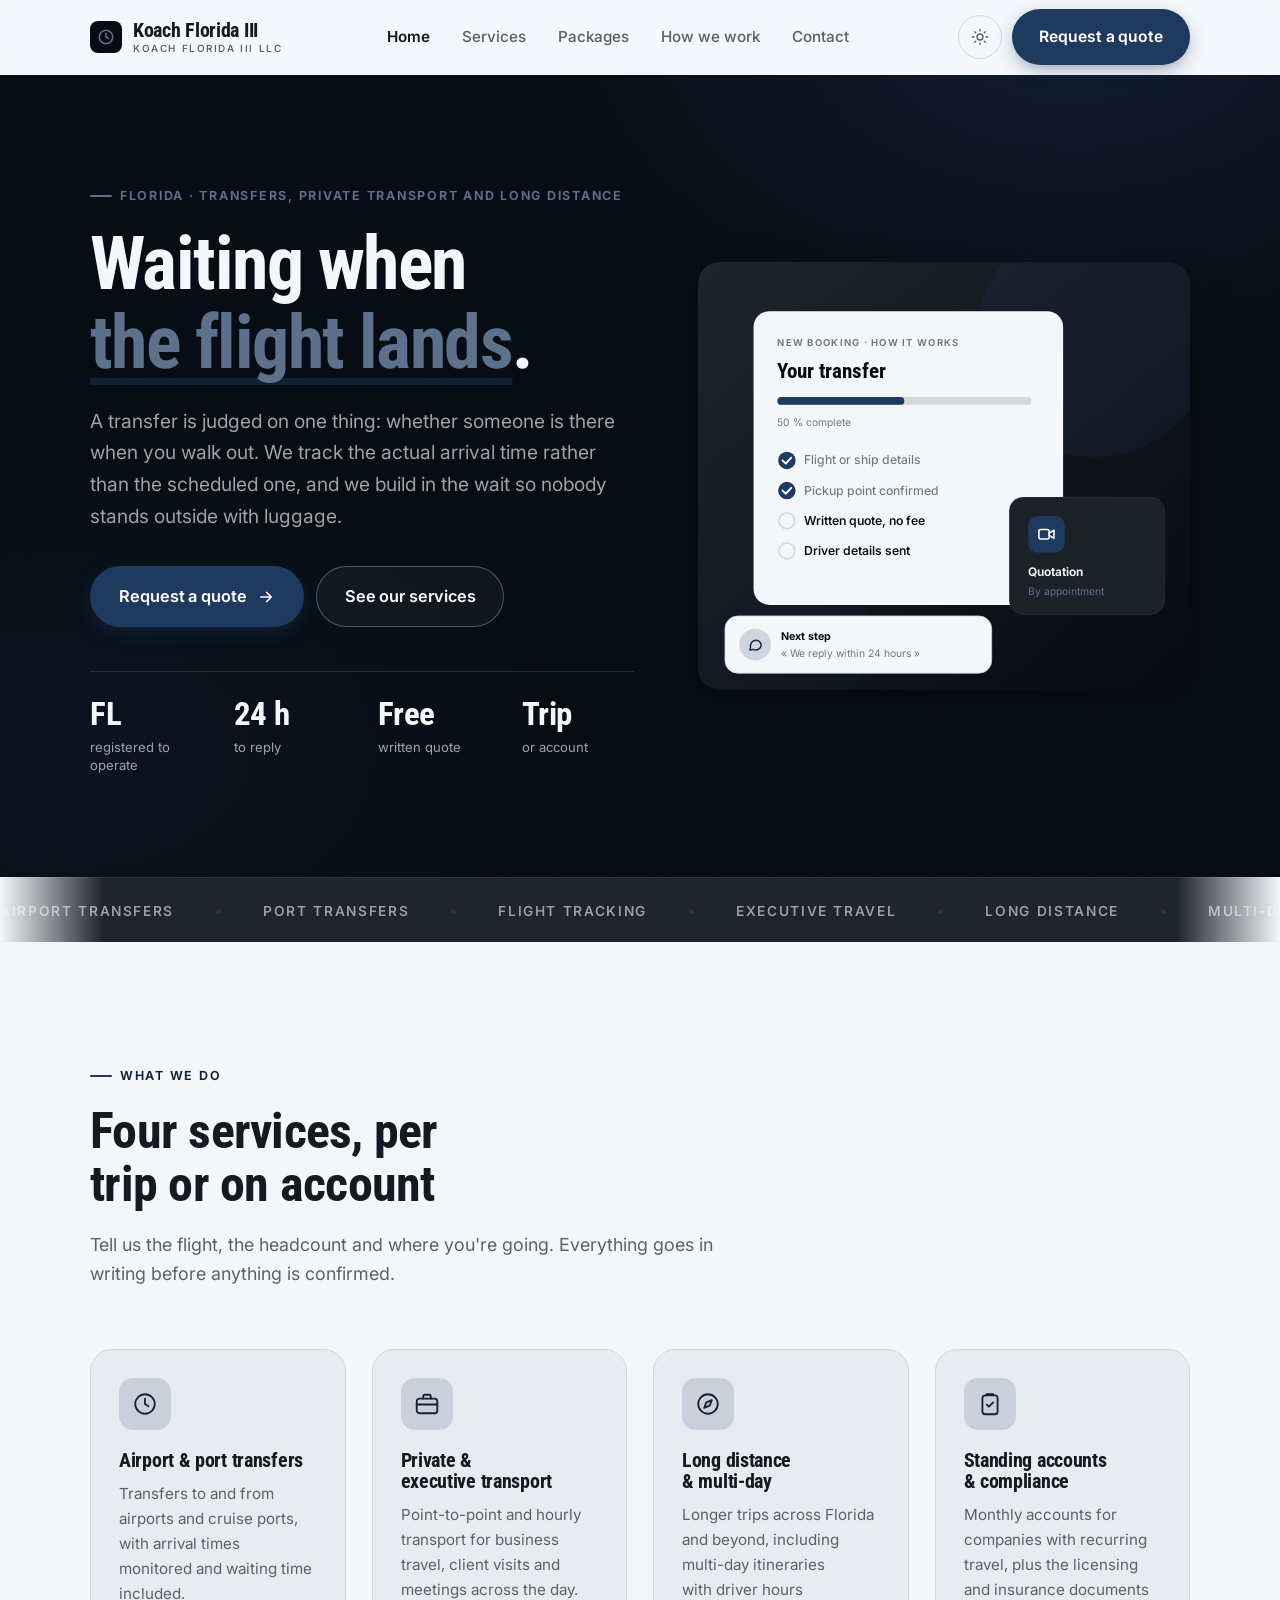
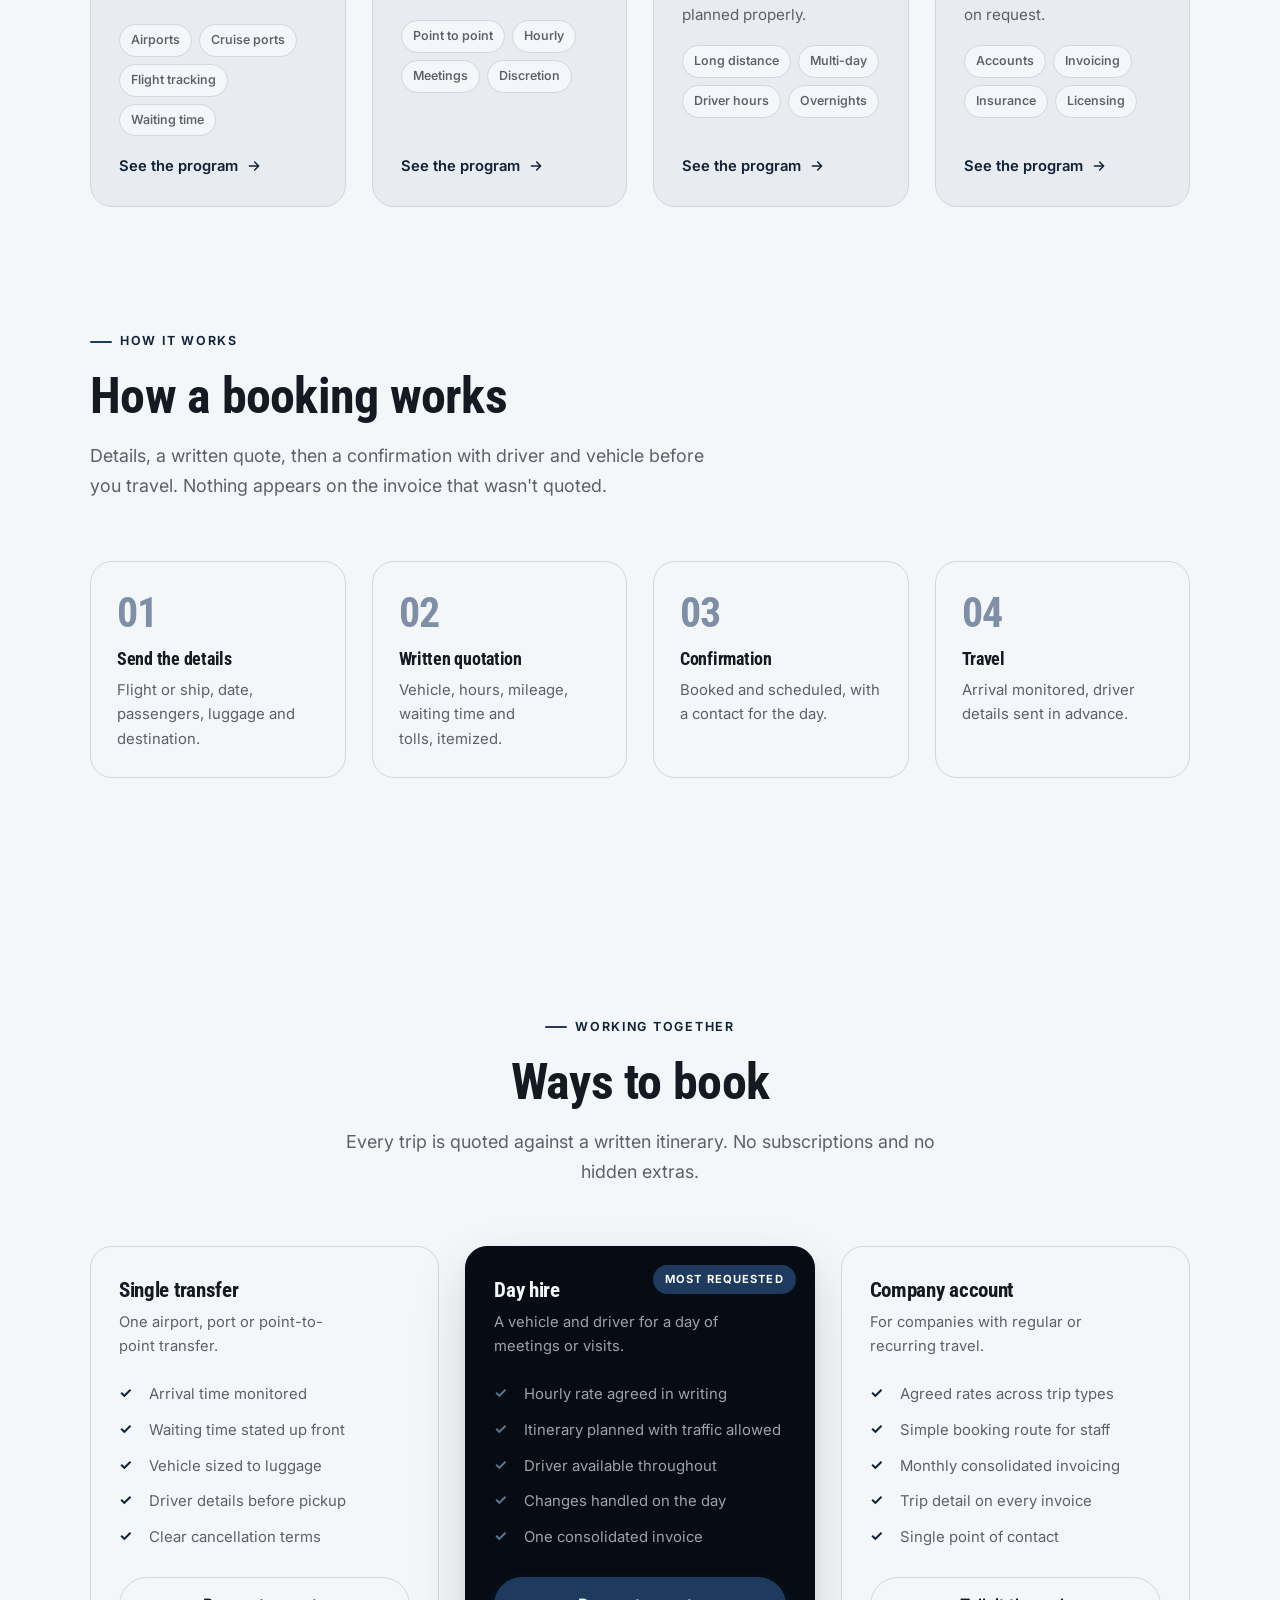
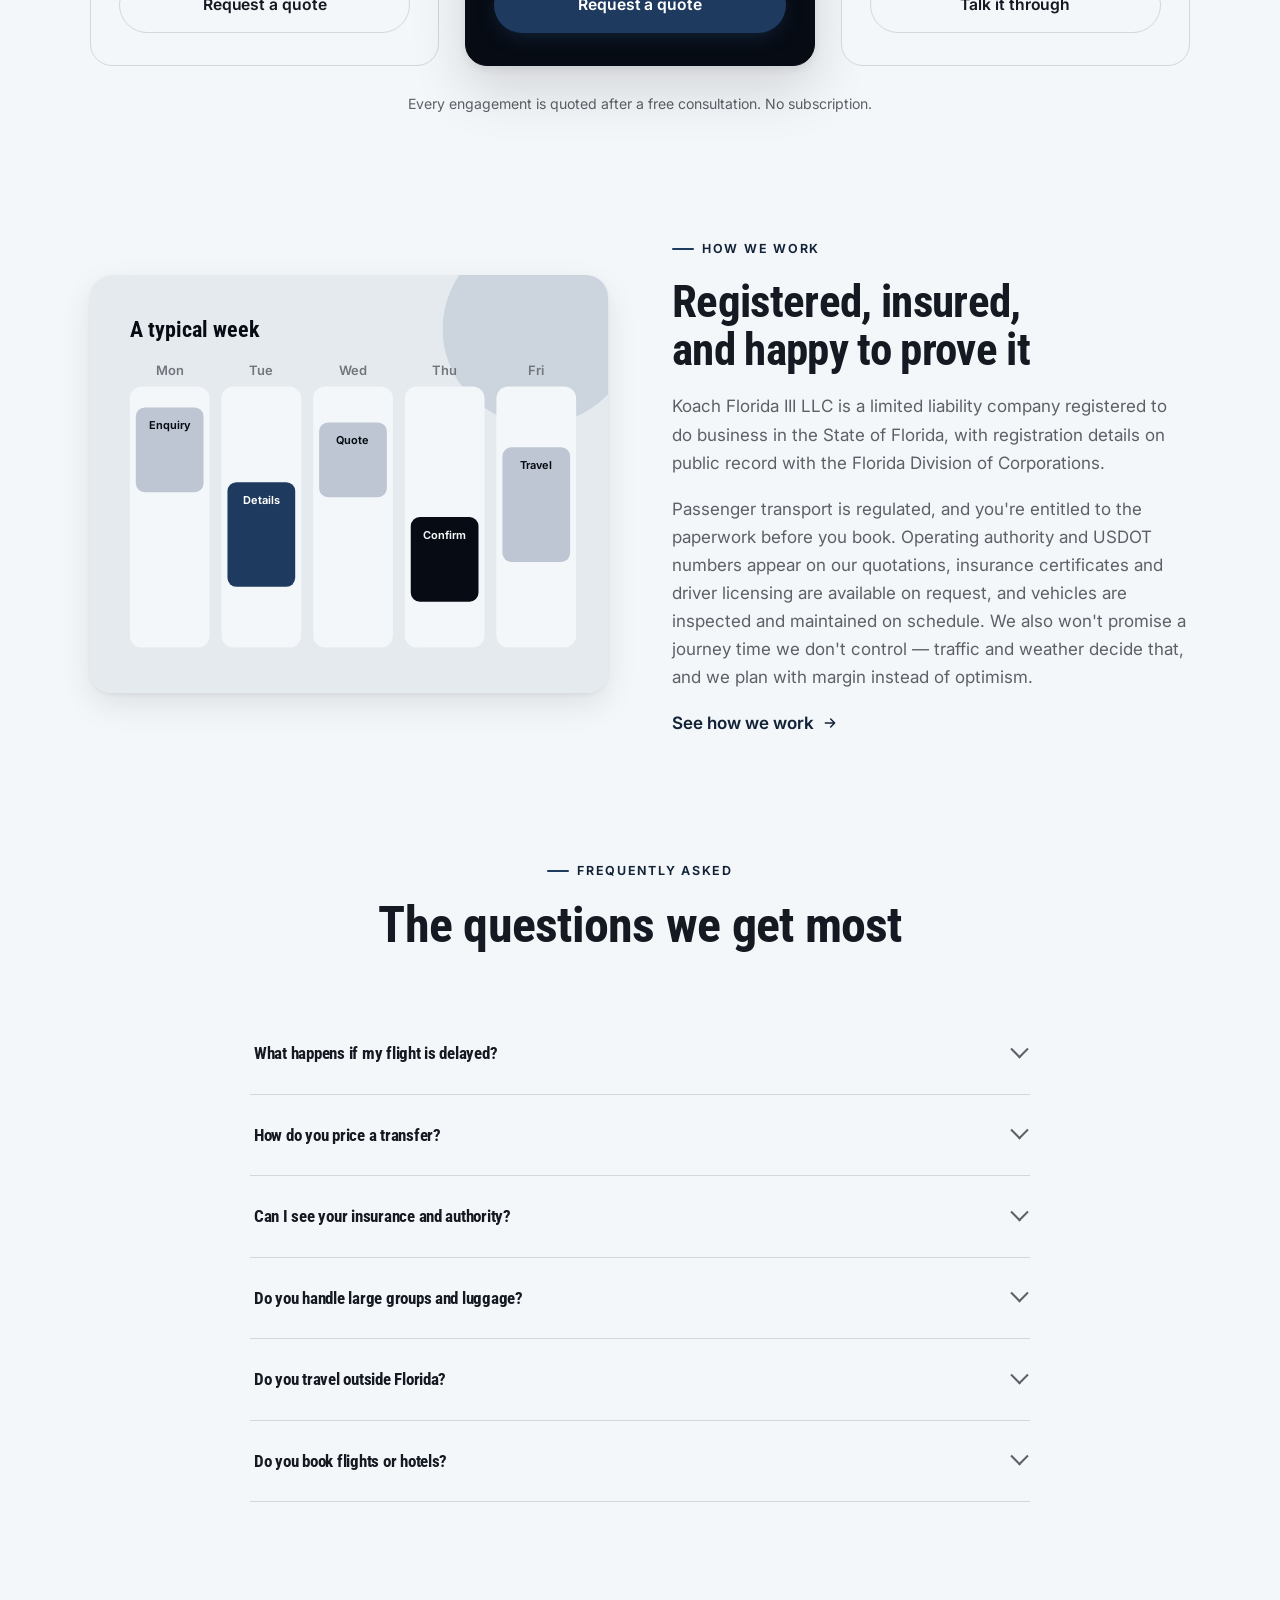
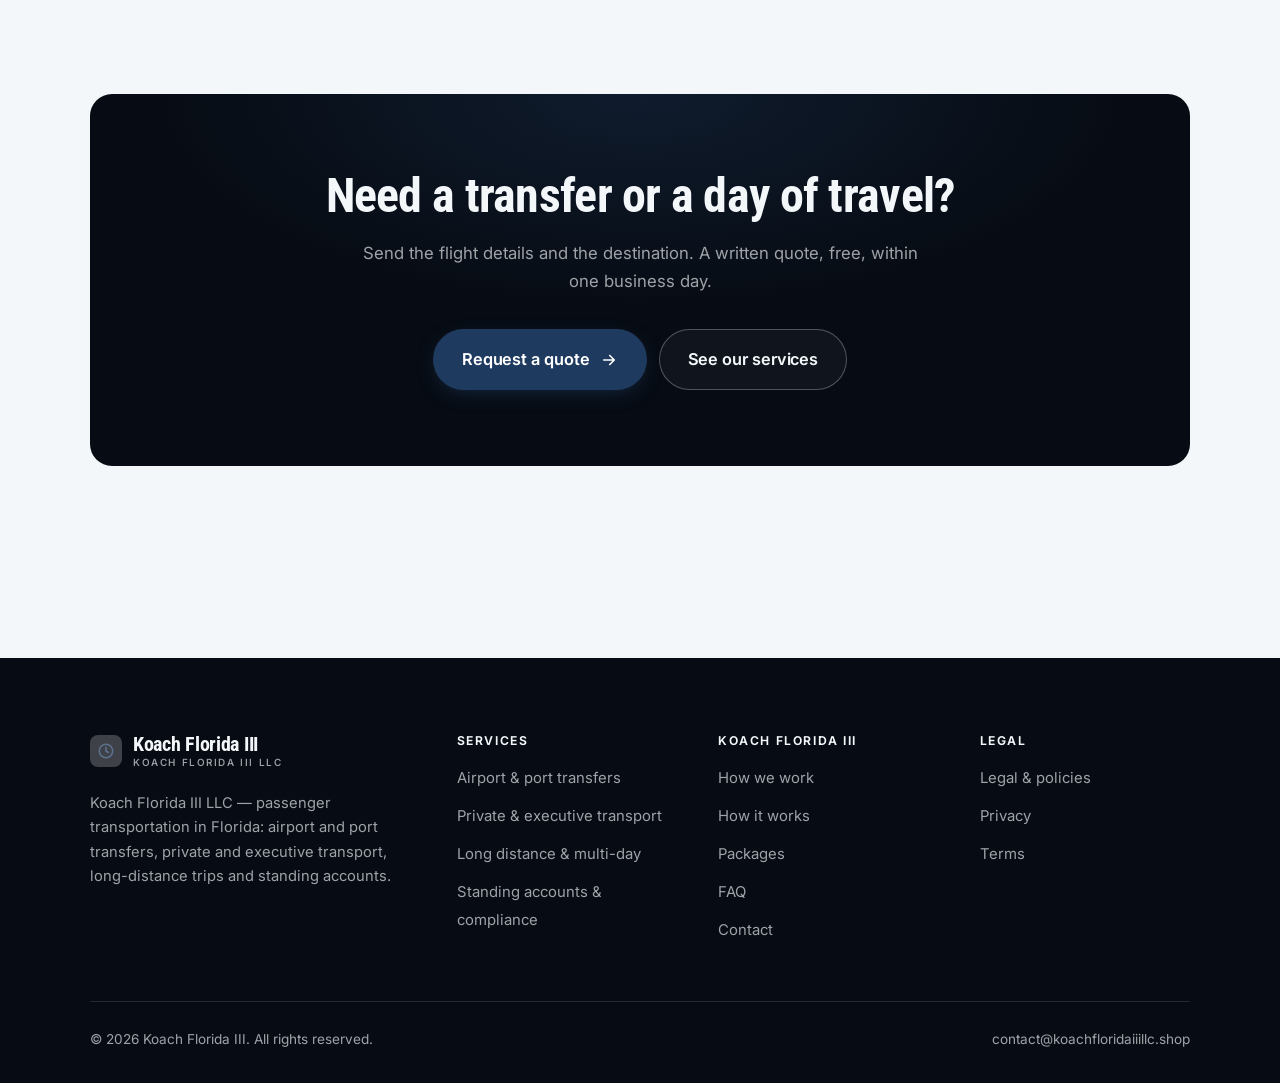
<file: index.html>
<!DOCTYPE html>
<html lang="en" class="no-js">
<head>
<meta charset="utf-8">
<meta name="viewport" content="width=device-width, initial-scale=1">
<title>Koach Florida III LLC — airport transfers and private transport</title>
<meta name="description" content="Koach Florida III LLC provides passenger transportation in Florida: airport and port transfers, private and executive transport, long-distance trips and standing accounts.">
<link rel="canonical" href="https://koachfloridaiiillc.shop/">

<meta property="og:type" content="website">
<meta property="og:url" content="https://koachfloridaiiillc.shop/">
<meta property="og:site_name" content="Koach Florida III">
<meta property="og:locale" content="en_US">
<meta property="og:title" content="Koach Florida III LLC — airport transfers and private transport">
<meta property="og:description" content="Koach Florida III LLC provides passenger transportation in Florida: airport and port transfers, private and executive transport, long-distance trips and standing accounts.">
<meta name="theme-color" content="#070c14">

<link rel="icon" href="assets/img/favicon.svg" type="image/svg+xml">
<link rel="preconnect" href="https://fonts.googleapis.com">
<link rel="preconnect" href="https://fonts.gstatic.com" crossorigin>
<link rel="stylesheet" href="https://fonts.googleapis.com/css2?family=Roboto+Condensed:wght@400..700&family=Inter:wght@400..700&display=swap">
<link rel="stylesheet" href="assets/css/style.css">

<!-- Thème appliqué avant le premier rendu (évite le flash) -->
<script>
document.documentElement.classList.remove('no-js');
(function(){try{var t=localStorage.getItem('site-theme');if(t){document.documentElement.setAttribute('data-theme',t);}}catch(e){}})();
</script>
<script type="application/ld+json">
{
  "@context": "https://schema.org",
  "@type": "Organization",
  "name": "Koach Florida III",
  "url": "https://koachfloridaiiillc.shop/",
  "email": "contact@koachfloridaiiillc.shop",
  "description": "Koach Florida III LLC provides passenger transportation in Florida: airport and port transfers, private and executive transport, long-distance trips and standing accounts.",
  "areaServed": "US",
  "knowsLanguage": "en"
}
</script>
</head>

<body>
<a class="skip-link" href="#main">Skip to main content</a>

<header class="site-header">
  <nav class="wrap nav" aria-label="Main navigation">
    <a class="brand" href="index.html">
      <svg class="brand__mark" viewBox="0 0 64 64" aria-hidden="true">
        <rect class="bm-bg" width="64" height="64" rx="16"/>
        <g class="bm-ic" transform="translate(14 14) scale(1.5)" fill="none" stroke-width="2.1" stroke-linecap="round" stroke-linejoin="round"><circle cx="12" cy="12" r="9"/><path d="M12 7v5l3.2 2"/></g>
      </svg>
      <span>Koach Florida III<span class="brand__sub">Koach Florida III LLC</span></span>
    </a>

    <ul class="nav__links" id="nav-links">
      <li><a href="index.html" aria-current="page">Home</a></li>
      <li><a href="programs.html">Services</a></li>
      <li><a href="index.html#pricing">Packages</a></li>
      <li><a href="about.html">How we work</a></li>
      <li><a href="contact.html">Contact</a></li>
      <li><a class="btn btn--primary" href="contact.html">Request a quote</a></li>
    </ul>

    <div class="nav__cta">
      <button class="theme-toggle" type="button" aria-label="Switch to dark theme">
        <svg class="icon-sun" viewBox="0 0 24 24" fill="none" stroke="currentColor" stroke-width="1.8" stroke-linecap="round" aria-hidden="true"><circle cx="12" cy="12" r="4"/><path d="M12 2v2m0 16v2M2 12h2m16 0h2M4.9 4.9l1.4 1.4m11.4 11.4 1.4 1.4M19.1 4.9l-1.4 1.4M6.3 17.7l-1.4 1.4"/></svg>
        <svg class="icon-moon" viewBox="0 0 24 24" fill="none" stroke="currentColor" stroke-width="1.8" stroke-linecap="round" stroke-linejoin="round" aria-hidden="true"><path d="M21 12.8A9 9 0 1 1 11.2 3a7 7 0 0 0 9.8 9.8z"/></svg>
      </button>
      <a class="btn btn--primary" href="contact.html">Request a quote</a>
      <button class="nav__toggle" type="button" aria-expanded="false" aria-controls="nav-links" aria-label="Open menu">
        <svg class="icon-open" viewBox="0 0 24 24" fill="none" stroke="currentColor" stroke-width="2" stroke-linecap="round" aria-hidden="true"><path d="M3 6h18M3 12h18M3 18h18"/></svg>
        <svg class="icon-close" viewBox="0 0 24 24" fill="none" stroke="currentColor" stroke-width="2" stroke-linecap="round" aria-hidden="true"><path d="M6 6l12 12M18 6L6 18"/></svg>
      </button>
    </div>
  </nav>
</header>

<main id="main">

<section class="hero">
  <div class="wrap hero__inner">
    <div>
      <span class="eyebrow hero__eyebrow">Florida · Transfers, private transport and long distance</span>
      <h1>Waiting when<br> <em>the flight lands</em>.</h1>
      <p class="hero__lede">A transfer is judged on one thing: whether someone is there when you walk out. We track the actual arrival time rather than the scheduled one, and we build in the wait so nobody stands outside with luggage.</p>

      <div class="hero__actions">
        <a class="btn btn--primary btn--lg" href="contact.html">Request a quote <svg viewBox="0 0 24 24" fill="none" stroke="currentColor" stroke-width="2.2" stroke-linecap="round" stroke-linejoin="round" aria-hidden="true"><path d="M5 12h14M13 6l6 6-6 6"/></svg></a>
        <a class="btn btn--on-dark btn--lg" href="programs.html">See our services</a>
      </div>

      <ul class="hero__proof">
        <li><span class="stat__num">FL</span><span class="stat__label">registered to operate</span></li>
        <li><span class="stat__num">24 h</span><span class="stat__label">to reply</span></li>
        <li><span class="stat__num">Free</span><span class="stat__label">written quote</span></li>
        <li><span class="stat__num">Trip</span><span class="stat__label">or account</span></li>
      </ul>
    </div>

    <div class="hero__art">
      <svg viewBox="0 0 620 540" role="img" aria-label="How a transfer booking with Koach Florida III works, from flight details to confirmed driver.">
        <defs>
          <linearGradient id="hbg" x1="0" y1="0" x2="1" y2="1">
            <stop offset="0" stop-color="#20242c"/><stop offset="1" stop-color="#060a10"/>
          </linearGradient>
        </defs>
        <rect width="620" height="540" rx="22" fill="url(#hbg)"/>
        <circle cx="500" cy="96" r="150" fill="#1f3a5f" opacity=".16"/>
        <circle cx="96" cy="470" r="120" fill="#1f3a5f" opacity=".08"/>

        <g style="font-family: var(--font-body)">
          <!-- Carte programme -->
          <rect x="70" y="62" width="390" height="370" rx="20" fill="#f4f7fa"/>
          <text x="100" y="106" font-size="12" font-weight="650" letter-spacing="1.6" fill="#72767c">NEW BOOKING · HOW IT WORKS</text>
          <text x="100" y="146" font-size="27" font-weight="700" fill="#070c14" style="font-family: var(--font-display)">Your transfer</text>
          <rect x="100" y="170" width="320" height="10" rx="5" fill="#d3d6da"/>
          <rect x="100" y="170" width="160" height="10" rx="5" fill="#1f3a5f"/>
          <text x="100" y="206" font-size="13" fill="#72767c">50 % complete</text>
          <circle cx="112" cy="250" r="11" fill="#1f3a5f"/><path d="M106.5 250l4 4 7-7.5" fill="none" stroke="#ffffff" stroke-width="2.4" stroke-linecap="round" stroke-linejoin="round"/><text x="134" y="255" font-size="15.5" fill="#72767c" font-weight="450">Flight or ship details</text>
          <circle cx="112" cy="288" r="11" fill="#1f3a5f"/><path d="M106.5 288l4 4 7-7.5" fill="none" stroke="#ffffff" stroke-width="2.4" stroke-linecap="round" stroke-linejoin="round"/><text x="134" y="293" font-size="15.5" fill="#72767c" font-weight="450">Pickup point confirmed</text>
          <circle cx="112" cy="326" r="10" fill="none" stroke="#d3d6da" stroke-width="2"/><text x="134" y="331" font-size="15.5" fill="#070c14" font-weight="560">Written quote, no fee</text>
          <circle cx="112" cy="364" r="10" fill="none" stroke="#d3d6da" stroke-width="2"/><text x="134" y="369" font-size="15.5" fill="#070c14" font-weight="560">Driver details sent</text>

          <!-- Carte séance -->
          <rect x="392" y="296" width="196" height="148" rx="18" fill="#1d2229" stroke="#ffffff" stroke-opacity=".08"/>
          <rect x="416" y="320" width="46" height="46" rx="12" fill="#1f3a5f"/>
          <g transform="translate(427 331)" fill="none" stroke="#ffffff" color="#ffffff" stroke-width="2" stroke-linecap="round" stroke-linejoin="round"><rect x="2.5" y="6" width="13" height="12" rx="2.5"/><path d="M15.5 10.5 21.5 7v10l-6-3.5z"/></g>
          <text x="416" y="396" font-size="15" font-weight="650" fill="#f4f7fa">Quotation</text>
          <text x="416" y="420" font-size="13" fill="#5e718c">By appointment</text>

          <!-- Retour du coach -->
          <rect x="34" y="446" width="336" height="72" rx="16" fill="#f4f7fa" stroke="#d3d6da"/>
          <circle cx="72" cy="482" r="20" fill="#ced5de"/>
          <g transform="translate(62 472) scale(.84)" fill="none" stroke="#14263e" stroke-width="2.2" stroke-linecap="round" stroke-linejoin="round"><path d="M21 12a8 8 0 0 1-11.6 7.1L4 20l1-4.6A8 8 0 1 1 21 12z"/></g>
          <text x="104" y="476" font-size="13.5" font-weight="700" fill="#070c14">Next step</text>
          <text x="104" y="498" font-size="13" fill="#72767c">« We reply within 24 hours »</text>
        </g>
      </svg>
    </div>
  </div>
</section>

<div class="marquee" aria-hidden="true">
  <div class="marquee__track"><span>Airport transfers</span><span>Port transfers</span><span>Flight tracking</span><span>Executive travel</span><span>Long distance</span><span>Multi-day</span><span>Standing accounts</span><span>Meet and greet</span><span>Luggage</span><span>Licensed drivers</span><span>Airport transfers</span><span>Port transfers</span><span>Flight tracking</span><span>Executive travel</span><span>Long distance</span><span>Multi-day</span><span>Standing accounts</span><span>Meet and greet</span><span>Luggage</span><span>Licensed drivers</span></div>
</div>

<section class="section wrap" id="programs">
  <div class="section-head reveal">
    <span class="eyebrow">What we do</span>
    <h2>Four services, per trip or on account</h2>
    <p>Tell us the flight, the headcount and where you're going. Everything goes in writing before anything is confirmed.</p>
  </div>
  <div class="grid grid--4 reveal-group">
    <a class="card" href="programs.html#transfers">
      <div class="card__icon"><svg viewBox="0 0 24 24" fill="none" stroke="currentColor" stroke-width="1.7" stroke-linecap="round" stroke-linejoin="round" aria-hidden="true"><circle cx="12" cy="12" r="9"/><path d="M12 7v5l3.2 2"/></svg></div>
      <h3>Airport &amp; port transfers</h3>
      <p>Transfers to and from airports and cruise ports, with arrival times monitored and waiting time included.</p>
      <ul class="tags"><li>Airports</li><li>Cruise ports</li><li>Flight tracking</li><li>Waiting time</li></ul>
      <span class="arrow-link">See the program <svg viewBox="0 0 24 24" fill="none" stroke="currentColor" stroke-width="2.2" stroke-linecap="round" stroke-linejoin="round" aria-hidden="true"><path d="M5 12h14M13 6l6 6-6 6"/></svg></span>
    </a>
    <a class="card" href="programs.html#executive">
      <div class="card__icon"><svg viewBox="0 0 24 24" fill="none" stroke="currentColor" stroke-width="1.7" stroke-linecap="round" stroke-linejoin="round" aria-hidden="true"><rect x="2.5" y="7" width="19" height="13.5" rx="2.5"/><path d="M8.5 7V5a1.5 1.5 0 0 1 1.5-1.5h4A1.5 1.5 0 0 1 15.5 5v2M2.5 12.5h19"/></svg></div>
      <h3>Private &amp; executive transport</h3>
      <p>Point-to-point and hourly transport for business travel, client visits and meetings across the day.</p>
      <ul class="tags"><li>Point to point</li><li>Hourly</li><li>Meetings</li><li>Discretion</li></ul>
      <span class="arrow-link">See the program <svg viewBox="0 0 24 24" fill="none" stroke="currentColor" stroke-width="2.2" stroke-linecap="round" stroke-linejoin="round" aria-hidden="true"><path d="M5 12h14M13 6l6 6-6 6"/></svg></span>
    </a>
    <a class="card" href="programs.html#distance">
      <div class="card__icon"><svg viewBox="0 0 24 24" fill="none" stroke="currentColor" stroke-width="1.7" stroke-linecap="round" stroke-linejoin="round" aria-hidden="true"><circle cx="12" cy="12" r="9"/><path d="M15.5 8.5 13.5 13.5 8.5 15.5 10.5 10.5z"/></svg></div>
      <h3>Long distance &amp; multi-day</h3>
      <p>Longer trips across Florida and beyond, including multi-day itineraries with driver hours planned properly.</p>
      <ul class="tags"><li>Long distance</li><li>Multi-day</li><li>Driver hours</li><li>Overnights</li></ul>
      <span class="arrow-link">See the program <svg viewBox="0 0 24 24" fill="none" stroke="currentColor" stroke-width="2.2" stroke-linecap="round" stroke-linejoin="round" aria-hidden="true"><path d="M5 12h14M13 6l6 6-6 6"/></svg></span>
    </a>
    <a class="card" href="programs.html#accounts">
      <div class="card__icon"><svg viewBox="0 0 24 24" fill="none" stroke="currentColor" stroke-width="1.7" stroke-linecap="round" stroke-linejoin="round" aria-hidden="true"><rect x="5" y="4" width="14" height="17.5" rx="2.5"/><path d="M9 4V3h6v1M9 12.5l2 2 4-4"/></svg></div>
      <h3>Standing accounts &amp; compliance</h3>
      <p>Monthly accounts for companies with recurring travel, plus the licensing and insurance documents on request.</p>
      <ul class="tags"><li>Accounts</li><li>Invoicing</li><li>Insurance</li><li>Licensing</li></ul>
      <span class="arrow-link">See the program <svg viewBox="0 0 24 24" fill="none" stroke="currentColor" stroke-width="2.2" stroke-linecap="round" stroke-linejoin="round" aria-hidden="true"><path d="M5 12h14M13 6l6 6-6 6"/></svg></span>
    </a>
  </div>
</section>

<section class="section section--flush wrap" id="how-it-works">
  <div class="section-head reveal">
    <span class="eyebrow">How it works</span>
    <h2>How a booking works</h2>
    <p>Details, a written quote, then a confirmation with driver and vehicle before you travel. Nothing appears on the invoice that wasn't quoted.</p>
  </div>
  <div class="grid grid--4 steps reveal-group">
    <article class="step">
      <h3>Send the details</h3>
      <p>Flight or ship, date, passengers, luggage and destination.</p>
    </article>
    <article class="step">
      <h3>Written quotation</h3>
      <p>Vehicle, hours, mileage, waiting time and tolls, itemized.</p>
    </article>
    <article class="step">
      <h3>Confirmation</h3>
      <p>Booked and scheduled, with a contact for the day.</p>
    </article>
    <article class="step">
      <h3>Travel</h3>
      <p>Arrival monitored, driver details sent in advance.</p>
    </article>
  </div>
</section>

<section class="section wrap" id="pricing">
  <div class="section-head section-head--center reveal">
    <span class="eyebrow">Working together</span>
    <h2>Ways to book</h2>
    <p>Every trip is quoted against a written itinerary. No subscriptions and no hidden extras.</p>
  </div>
  <div class="grid grid--3 plans reveal-group">
    <article class="plan">
      
      <h3>Single transfer</h3>
      <p class="plan__desc">One airport, port or point-to-point transfer.</p>
      
      <ul class="plan__features">
        <li>Arrival time monitored</li>
        <li>Waiting time stated up front</li>
        <li>Vehicle sized to luggage</li>
        <li>Driver details before pickup</li>
        <li>Clear cancellation terms</li>
      </ul>
      <a class="btn btn--ghost btn--block" href="contact.html">Request a quote</a>
    </article>
    <article class="plan plan--featured">
      <span class="plan__tag">Most requested</span>
      <h3>Day hire</h3>
      <p class="plan__desc">A vehicle and driver for a day of meetings or visits.</p>
      
      <ul class="plan__features">
        <li>Hourly rate agreed in writing</li>
        <li>Itinerary planned with traffic allowed</li>
        <li>Driver available throughout</li>
        <li>Changes handled on the day</li>
        <li>One consolidated invoice</li>
      </ul>
      <a class="btn btn--primary btn--block" href="contact.html">Request a quote</a>
    </article>
    <article class="plan">
      
      <h3>Company account</h3>
      <p class="plan__desc">For companies with regular or recurring travel.</p>
      
      <ul class="plan__features">
        <li>Agreed rates across trip types</li>
        <li>Simple booking route for staff</li>
        <li>Monthly consolidated invoicing</li>
        <li>Trip detail on every invoice</li>
        <li>Single point of contact</li>
      </ul>
      <a class="btn btn--ghost btn--block" href="contact.html">Talk it through</a>
    </article>
  </div>
  <p class="plans-note">Every engagement is quoted after a free consultation. No subscription.</p>
</section>

<section class="section section--flush wrap">
  <div class="split reveal">
    <div class="split__art">
      <svg viewBox="0 0 520 420" role="img" aria-label="Example of a typical week: Enquiry, Details, Quote, Confirm, Travel.">
        <rect width="520" height="420" rx="20" fill="#e5eaef"/>
        <circle cx="450" cy="54" r="96" fill="#1f3a5f" opacity=".12"/>
        <g style="font-family: var(--font-body)">
        <text x="40" y="62" font-size="22" font-weight="700" fill="#070c14" style="font-family: var(--font-display)">A typical week</text>
        <text x="80" y="100" text-anchor="middle" font-size="13" font-weight="600" fill="#72767c">Mon</text>
        <rect x="40" y="112" width="80" height="262" rx="12" fill="#f4f7fa"/>
        <rect x="46" y="133" width="68" height="85" rx="9" fill="#bdc6d2"/>
        <text x="80" y="155" text-anchor="middle" font-size="11" font-weight="650" fill="#070c14">Enquiry</text>
        <text x="172" y="100" text-anchor="middle" font-size="13" font-weight="600" fill="#72767c">Tue</text>
        <rect x="132" y="112" width="80" height="262" rx="12" fill="#f4f7fa"/>
        <rect x="138" y="208" width="68" height="105" rx="9" fill="#1f3a5f"/>
        <text x="172" y="230" text-anchor="middle" font-size="11" font-weight="650" fill="#ffffff">Details</text>
        <text x="264" y="100" text-anchor="middle" font-size="13" font-weight="600" fill="#72767c">Wed</text>
        <rect x="224" y="112" width="80" height="262" rx="12" fill="#f4f7fa"/>
        <rect x="230" y="148" width="68" height="75" rx="9" fill="#bdc6d2"/>
        <text x="264" y="170" text-anchor="middle" font-size="11" font-weight="650" fill="#070c14">Quote</text>
        <text x="356" y="100" text-anchor="middle" font-size="13" font-weight="600" fill="#72767c">Thu</text>
        <rect x="316" y="112" width="80" height="262" rx="12" fill="#f4f7fa"/>
        <rect x="322" y="243" width="68" height="85" rx="9" fill="#070c14"/>
        <text x="356" y="265" text-anchor="middle" font-size="11" font-weight="650" fill="#f4f7fa">Confirm</text>
        <text x="448" y="100" text-anchor="middle" font-size="13" font-weight="600" fill="#72767c">Fri</text>
        <rect x="408" y="112" width="80" height="262" rx="12" fill="#f4f7fa"/>
        <rect x="414" y="173" width="68" height="115" rx="9" fill="#bdc6d2"/>
        <text x="448" y="195" text-anchor="middle" font-size="11" font-weight="650" fill="#070c14">Travel</text>
        </g>
      </svg>
    </div>
    <div>
      <span class="eyebrow">How we work</span>
      <h2>Registered, insured, and happy to prove it</h2>
      <p>Koach Florida III LLC is a limited liability company registered to do business in the State of Florida, with registration details on public record with the Florida Division of Corporations.</p>
      <p>Passenger transport is regulated, and you're entitled to the paperwork before you book. Operating authority and USDOT numbers appear on our quotations, insurance certificates and driver licensing are available on request, and vehicles are inspected and maintained on schedule. We also won't promise a journey time we don't control — traffic and weather decide that, and we plan with margin instead of optimism.</p>
      <p><a class="arrow-link" href="about.html">See how we work <svg viewBox="0 0 24 24" fill="none" stroke="currentColor" stroke-width="2.2" stroke-linecap="round" stroke-linejoin="round" aria-hidden="true"><path d="M5 12h14M13 6l6 6-6 6"/></svg></a></p>
    </div>
  </div>
</section>

<section class="section section--flush wrap" id="faq">
  <div class="section-head section-head--center reveal">
    <span class="eyebrow">Frequently asked</span>
    <h2>The questions we get most</h2>
  </div>
  <div class="faq reveal">
    <details>
      <summary>What happens if my flight is delayed?</summary>
      <p>We monitor the actual arrival time, not the schedule. Waiting time is stated on the quotation so you know exactly how it's handled.</p>
    </details>
    <details>
      <summary>How do you price a transfer?</summary>
      <p>Vehicle, mileage, hours, waiting time and any tolls, itemized in writing. Nothing appears later that wasn't quoted.</p>
    </details>
    <details>
      <summary>Can I see your insurance and authority?</summary>
      <p>Yes, before you book. USDOT and operating authority numbers are on the quotation and certificates are provided on request.</p>
    </details>
    <details>
      <summary>Do you handle large groups and luggage?</summary>
      <p>Tell us passengers and bags and we'll size the vehicle properly. Luggage is the thing most often underestimated on transfers.</p>
    </details>
    <details>
      <summary>Do you travel outside Florida?</summary>
      <p>For long-distance and multi-day trips, yes, planned around lawful driver hours with breaks and overnights built into the quote.</p>
    </details>
    <details>
      <summary>Do you book flights or hotels?</summary>
      <p>No. We're a transportation company, not a travel agency — we move people, and that's all we sell.</p>
    </details>
  </div>
</section>

<section class="wrap section--tight">
  <div class="cta-band reveal">
    <h2>Need a transfer or a day of travel?</h2>
    <p>Send the flight details and the destination. A written quote, free, within one business day.</p>
    <div class="hero__actions">
      <a class="btn btn--primary btn--lg" href="contact.html">Request a quote <svg viewBox="0 0 24 24" fill="none" stroke="currentColor" stroke-width="2.2" stroke-linecap="round" stroke-linejoin="round" aria-hidden="true"><path d="M5 12h14M13 6l6 6-6 6"/></svg></a>
      <a class="btn btn--on-dark btn--lg" href="programs.html">See our services</a>
    </div>
  </div>
</section>

</main>

<footer class="site-footer">
  <div class="wrap">
    <div class="footer__grid">
      <div class="footer__brand">
        <a class="brand" href="index.html">
          <svg class="brand__mark" viewBox="0 0 64 64" aria-hidden="true">
        <rect class="bm-bg" width="64" height="64" rx="16"/>
        <g class="bm-ic" transform="translate(14 14) scale(1.5)" fill="none" stroke-width="2.1" stroke-linecap="round" stroke-linejoin="round"><circle cx="12" cy="12" r="9"/><path d="M12 7v5l3.2 2"/></g>
      </svg>
          <span>Koach Florida III<span class="brand__sub">Koach Florida III LLC</span></span>
        </a>
        <p>Koach Florida III LLC — passenger transportation in Florida: airport and port transfers, private and executive transport, long-distance trips and standing accounts.</p>
      </div>

      <div class="footer__col">
        <h4>Services</h4>
        <ul>
          <li><a href="programs.html#transfers">Airport &amp; port transfers</a></li>
          <li><a href="programs.html#executive">Private &amp; executive transport</a></li>
          <li><a href="programs.html#distance">Long distance &amp; multi-day</a></li>
          <li><a href="programs.html#accounts">Standing accounts &amp; compliance</a></li>
        </ul>
      </div>

      <div class="footer__col">
        <h4>Koach Florida III</h4>
        <ul>
          <li><a href="about.html">How we work</a></li>
          <li><a href="index.html#how-it-works">How it works</a></li>
          <li><a href="index.html#pricing">Packages</a></li>
          <li><a href="index.html#faq">FAQ</a></li>
          <li><a href="contact.html">Contact</a></li>
        </ul>
      </div>

      <div class="footer__col">
        <h4>Legal</h4>
        <ul>
          <li><a href="legal.html">Legal &amp; policies</a></li>
          <li><a href="legal.html#privacy">Privacy</a></li>
          <li><a href="legal.html#terms">Terms</a></li>
        </ul>
      </div>
    </div>

    <div class="footer__bottom">
      <p>© <span data-year>2026</span> Koach Florida III. All rights reserved.</p>
      <p><a href="mailto:contact@koachfloridaiiillc.shop">contact@koachfloridaiiillc.shop</a></p>
    </div>
  </div>
</footer>

<script src="assets/js/main.js" defer></script>
</body>
</html>
</file>
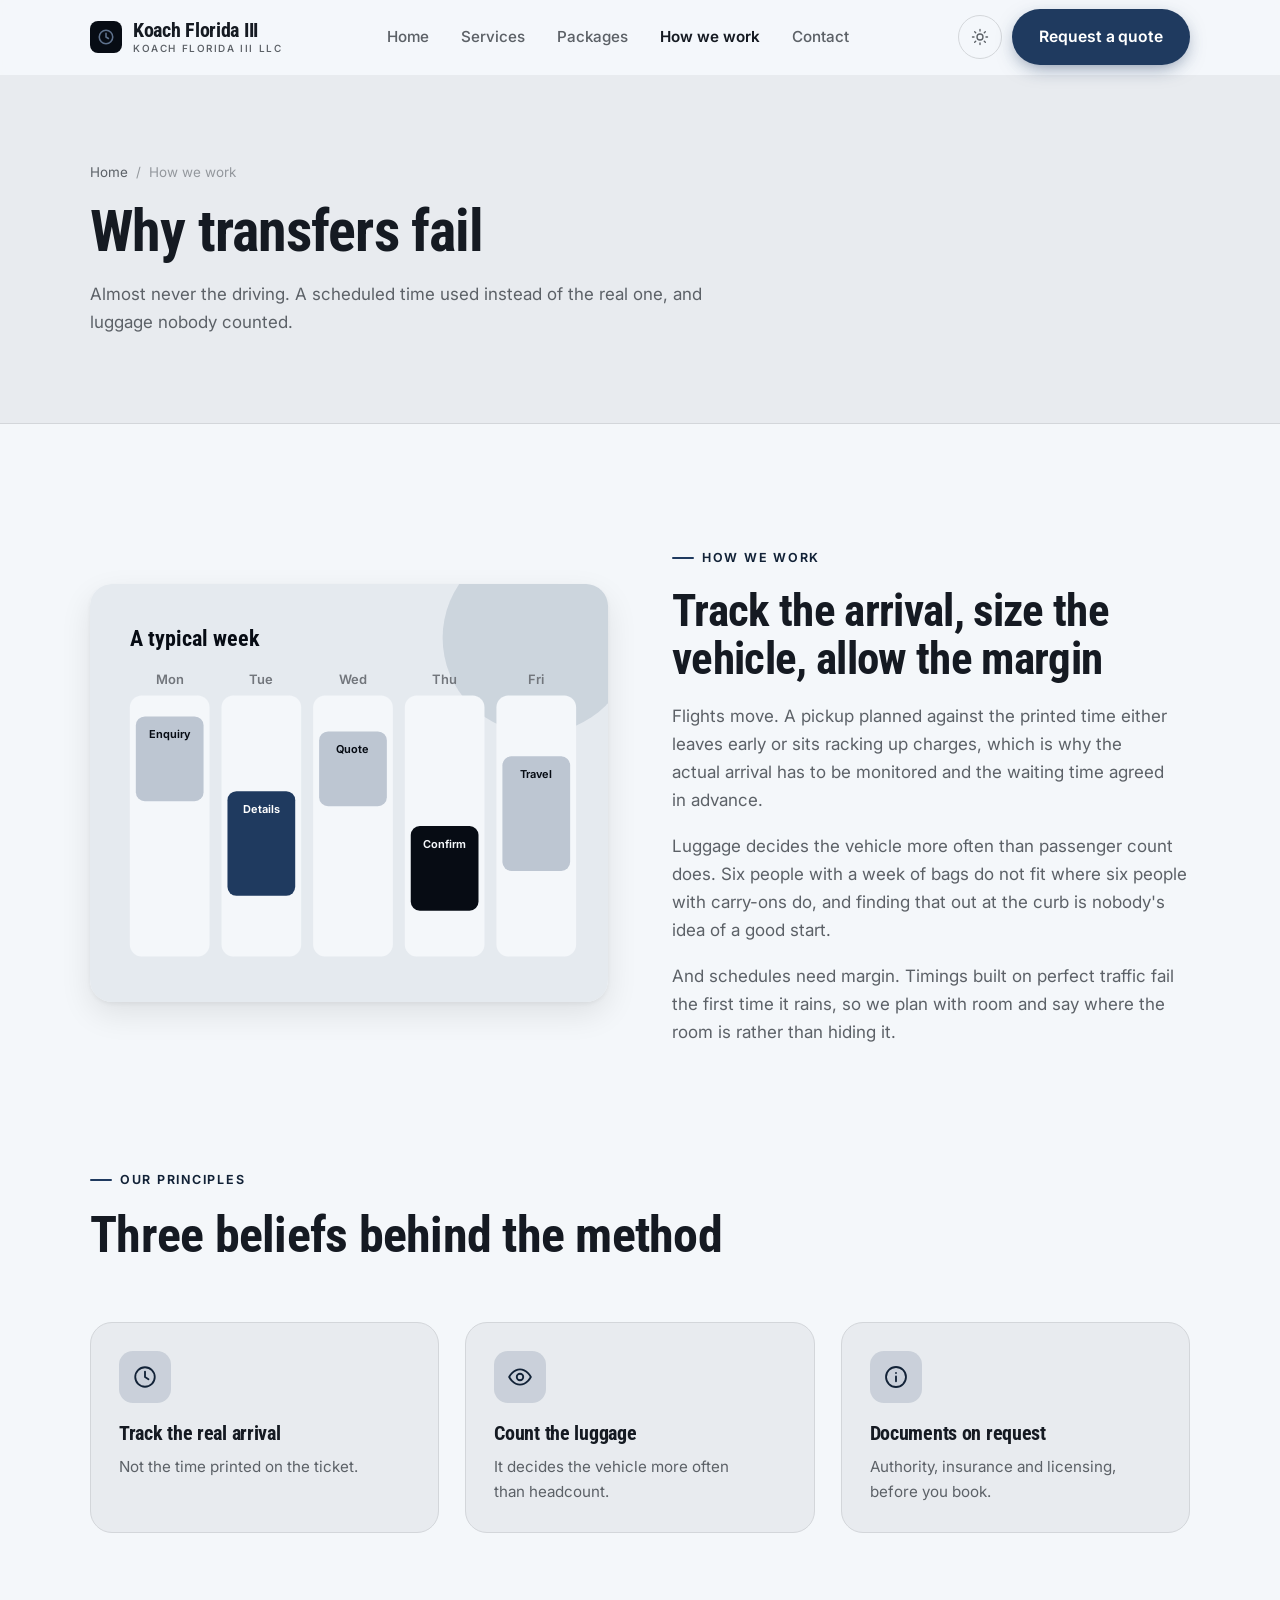
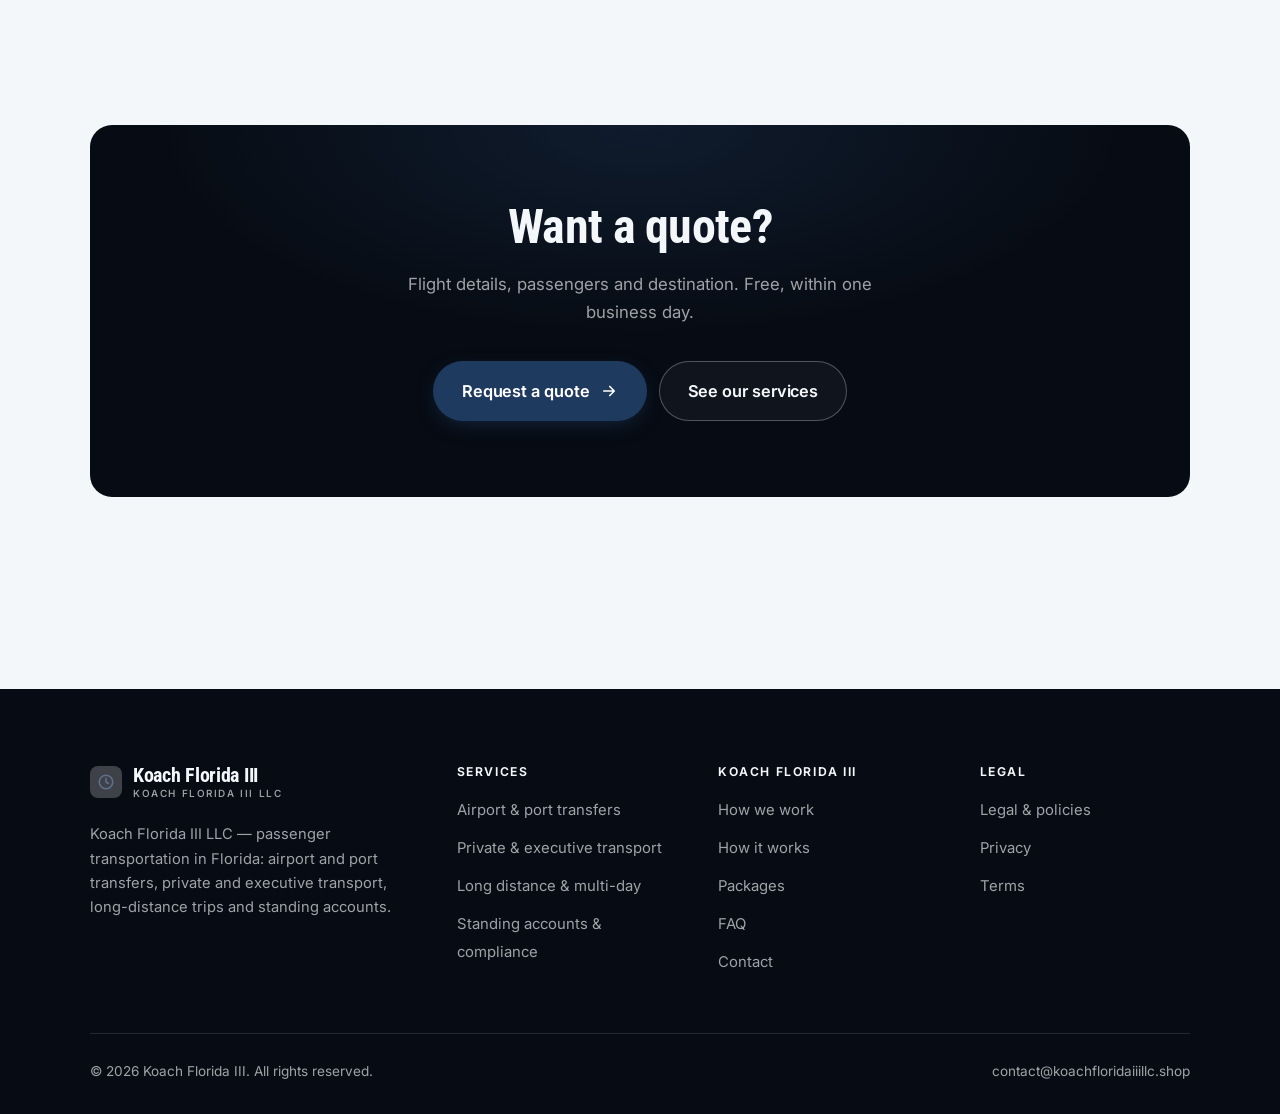
<file: about.html>
<!DOCTYPE html>
<html lang="en" class="no-js">
<head>
<meta charset="utf-8">
<meta name="viewport" content="width=device-width, initial-scale=1">
<title>How we work — Koach Florida III</title>
<meta name="description" content="About Koach Florida III LLC, a passenger transportation company operating in Florida.">
<link rel="canonical" href="https://koachfloridaiiillc.shop/about.html">

<meta property="og:type" content="website">
<meta property="og:url" content="https://koachfloridaiiillc.shop/about.html">
<meta property="og:site_name" content="Koach Florida III">
<meta property="og:locale" content="en_US">
<meta property="og:title" content="How we work — Koach Florida III">
<meta property="og:description" content="About Koach Florida III LLC, a passenger transportation company operating in Florida.">
<meta name="theme-color" content="#070c14">

<link rel="icon" href="assets/img/favicon.svg" type="image/svg+xml">
<link rel="preconnect" href="https://fonts.googleapis.com">
<link rel="preconnect" href="https://fonts.gstatic.com" crossorigin>
<link rel="stylesheet" href="https://fonts.googleapis.com/css2?family=Roboto+Condensed:wght@400..700&family=Inter:wght@400..700&display=swap">
<link rel="stylesheet" href="assets/css/style.css">

<!-- Thème appliqué avant le premier rendu (évite le flash) -->
<script>
document.documentElement.classList.remove('no-js');
(function(){try{var t=localStorage.getItem('site-theme');if(t){document.documentElement.setAttribute('data-theme',t);}}catch(e){}})();
</script>
</head>

<body>
<a class="skip-link" href="#main">Skip to main content</a>

<header class="site-header">
  <nav class="wrap nav" aria-label="Main navigation">
    <a class="brand" href="index.html">
      <svg class="brand__mark" viewBox="0 0 64 64" aria-hidden="true">
        <rect class="bm-bg" width="64" height="64" rx="16"/>
        <g class="bm-ic" transform="translate(14 14) scale(1.5)" fill="none" stroke-width="2.1" stroke-linecap="round" stroke-linejoin="round"><circle cx="12" cy="12" r="9"/><path d="M12 7v5l3.2 2"/></g>
      </svg>
      <span>Koach Florida III<span class="brand__sub">Koach Florida III LLC</span></span>
    </a>

    <ul class="nav__links" id="nav-links">
      <li><a href="index.html">Home</a></li>
      <li><a href="programs.html">Services</a></li>
      <li><a href="index.html#pricing">Packages</a></li>
      <li><a href="about.html" aria-current="page">How we work</a></li>
      <li><a href="contact.html">Contact</a></li>
      <li><a class="btn btn--primary" href="contact.html">Request a quote</a></li>
    </ul>

    <div class="nav__cta">
      <button class="theme-toggle" type="button" aria-label="Switch to dark theme">
        <svg class="icon-sun" viewBox="0 0 24 24" fill="none" stroke="currentColor" stroke-width="1.8" stroke-linecap="round" aria-hidden="true"><circle cx="12" cy="12" r="4"/><path d="M12 2v2m0 16v2M2 12h2m16 0h2M4.9 4.9l1.4 1.4m11.4 11.4 1.4 1.4M19.1 4.9l-1.4 1.4M6.3 17.7l-1.4 1.4"/></svg>
        <svg class="icon-moon" viewBox="0 0 24 24" fill="none" stroke="currentColor" stroke-width="1.8" stroke-linecap="round" stroke-linejoin="round" aria-hidden="true"><path d="M21 12.8A9 9 0 1 1 11.2 3a7 7 0 0 0 9.8 9.8z"/></svg>
      </button>
      <a class="btn btn--primary" href="contact.html">Request a quote</a>
      <button class="nav__toggle" type="button" aria-expanded="false" aria-controls="nav-links" aria-label="Open menu">
        <svg class="icon-open" viewBox="0 0 24 24" fill="none" stroke="currentColor" stroke-width="2" stroke-linecap="round" aria-hidden="true"><path d="M3 6h18M3 12h18M3 18h18"/></svg>
        <svg class="icon-close" viewBox="0 0 24 24" fill="none" stroke="currentColor" stroke-width="2" stroke-linecap="round" aria-hidden="true"><path d="M6 6l12 12M18 6L6 18"/></svg>
      </button>
    </div>
  </nav>
</header>

<main id="main">

<section class="page-head">
  <div class="wrap">
    <nav class="breadcrumb" aria-label="Breadcrumb">
      <a href="index.html">Home</a><span>/</span><span aria-current="page">How we work</span>
    </nav>
    <h1>Why transfers fail</h1>
    <p>Almost never the driving. A scheduled time used instead of the real one, and luggage nobody counted.</p>
  </div>
</section>

<section class="section wrap">
  <div class="split reveal">
    <div class="split__art">
      <svg viewBox="0 0 520 420" role="img" aria-label="Example of a typical week: Enquiry, Details, Quote, Confirm, Travel.">
        <rect width="520" height="420" rx="20" fill="#e5eaef"/>
        <circle cx="450" cy="54" r="96" fill="#1f3a5f" opacity=".12"/>
        <g style="font-family: var(--font-body)">
        <text x="40" y="62" font-size="22" font-weight="700" fill="#070c14" style="font-family: var(--font-display)">A typical week</text>
        <text x="80" y="100" text-anchor="middle" font-size="13" font-weight="600" fill="#72767c">Mon</text>
        <rect x="40" y="112" width="80" height="262" rx="12" fill="#f4f7fa"/>
        <rect x="46" y="133" width="68" height="85" rx="9" fill="#bdc6d2"/>
        <text x="80" y="155" text-anchor="middle" font-size="11" font-weight="650" fill="#070c14">Enquiry</text>
        <text x="172" y="100" text-anchor="middle" font-size="13" font-weight="600" fill="#72767c">Tue</text>
        <rect x="132" y="112" width="80" height="262" rx="12" fill="#f4f7fa"/>
        <rect x="138" y="208" width="68" height="105" rx="9" fill="#1f3a5f"/>
        <text x="172" y="230" text-anchor="middle" font-size="11" font-weight="650" fill="#ffffff">Details</text>
        <text x="264" y="100" text-anchor="middle" font-size="13" font-weight="600" fill="#72767c">Wed</text>
        <rect x="224" y="112" width="80" height="262" rx="12" fill="#f4f7fa"/>
        <rect x="230" y="148" width="68" height="75" rx="9" fill="#bdc6d2"/>
        <text x="264" y="170" text-anchor="middle" font-size="11" font-weight="650" fill="#070c14">Quote</text>
        <text x="356" y="100" text-anchor="middle" font-size="13" font-weight="600" fill="#72767c">Thu</text>
        <rect x="316" y="112" width="80" height="262" rx="12" fill="#f4f7fa"/>
        <rect x="322" y="243" width="68" height="85" rx="9" fill="#070c14"/>
        <text x="356" y="265" text-anchor="middle" font-size="11" font-weight="650" fill="#f4f7fa">Confirm</text>
        <text x="448" y="100" text-anchor="middle" font-size="13" font-weight="600" fill="#72767c">Fri</text>
        <rect x="408" y="112" width="80" height="262" rx="12" fill="#f4f7fa"/>
        <rect x="414" y="173" width="68" height="115" rx="9" fill="#bdc6d2"/>
        <text x="448" y="195" text-anchor="middle" font-size="11" font-weight="650" fill="#070c14">Travel</text>
        </g>
      </svg>
    </div>
    <div>
      <span class="eyebrow">How we work</span>
      <h2>Track the arrival, size the vehicle, allow the margin</h2>
      <p>Flights move. A pickup planned against the printed time either leaves early or sits racking up charges, which is why the actual arrival has to be monitored and the waiting time agreed in advance.</p>
      <p>Luggage decides the vehicle more often than passenger count does. Six people with a week of bags do not fit where six people with carry-ons do, and finding that out at the curb is nobody's idea of a good start.</p>
      <p>And schedules need margin. Timings built on perfect traffic fail the first time it rains, so we plan with room and say where the room is rather than hiding it.</p>
      <!--
        TO DO: add a short introduction of the coach (name, real background),
        with a photo if possible. Do not invent credentials — see README.md.
      -->
    </div>
  </div>
</section>

<section class="section section--flush wrap">
  <div class="section-head reveal">
    <span class="eyebrow">Our principles</span>
    <h2>Three beliefs behind the method</h2>
  </div>
  <div class="grid grid--3 reveal-group">
    <article class="card">
      <div class="card__icon"><svg viewBox="0 0 24 24" fill="none" stroke="currentColor" stroke-width="1.7" stroke-linecap="round" stroke-linejoin="round" aria-hidden="true"><circle cx="12" cy="12" r="9"/><path d="M12 7v5l3.2 2"/></svg></div>
      <h3>Track the real arrival</h3>
      <p>Not the time printed on the ticket.</p>
    </article>
    <article class="card">
      <div class="card__icon"><svg viewBox="0 0 24 24" fill="none" stroke="currentColor" stroke-width="1.7" stroke-linecap="round" stroke-linejoin="round" aria-hidden="true"><path d="M2 12s3.6-7 10-7 10 7 10 7-3.6 7-10 7S2 12 2 12z"/><circle cx="12" cy="12" r="3"/></svg></div>
      <h3>Count the luggage</h3>
      <p>It decides the vehicle more often than headcount.</p>
    </article>
    <article class="card">
      <div class="card__icon"><svg viewBox="0 0 24 24" fill="none" stroke="currentColor" stroke-width="1.7" stroke-linecap="round" stroke-linejoin="round" aria-hidden="true"><circle cx="12" cy="12" r="9.2"/><path d="M12 16v-4.5M12 8.2v.1"/></svg></div>
      <h3>Documents on request</h3>
      <p>Authority, insurance and licensing, before you book.</p>
    </article>
  </div>
</section>

<section class="wrap section--tight">
  <div class="cta-band reveal">
    <h2>Want a quote?</h2>
    <p>Flight details, passengers and destination. Free, within one business day.</p>
    <div class="hero__actions">
      <a class="btn btn--primary btn--lg" href="contact.html">Request a quote <svg viewBox="0 0 24 24" fill="none" stroke="currentColor" stroke-width="2.2" stroke-linecap="round" stroke-linejoin="round" aria-hidden="true"><path d="M5 12h14M13 6l6 6-6 6"/></svg></a>
      <a class="btn btn--on-dark btn--lg" href="programs.html">See our services</a>
    </div>
  </div>
</section>

</main>

<footer class="site-footer">
  <div class="wrap">
    <div class="footer__grid">
      <div class="footer__brand">
        <a class="brand" href="index.html">
          <svg class="brand__mark" viewBox="0 0 64 64" aria-hidden="true">
        <rect class="bm-bg" width="64" height="64" rx="16"/>
        <g class="bm-ic" transform="translate(14 14) scale(1.5)" fill="none" stroke-width="2.1" stroke-linecap="round" stroke-linejoin="round"><circle cx="12" cy="12" r="9"/><path d="M12 7v5l3.2 2"/></g>
      </svg>
          <span>Koach Florida III<span class="brand__sub">Koach Florida III LLC</span></span>
        </a>
        <p>Koach Florida III LLC — passenger transportation in Florida: airport and port transfers, private and executive transport, long-distance trips and standing accounts.</p>
      </div>

      <div class="footer__col">
        <h4>Services</h4>
        <ul>
          <li><a href="programs.html#transfers">Airport &amp; port transfers</a></li>
          <li><a href="programs.html#executive">Private &amp; executive transport</a></li>
          <li><a href="programs.html#distance">Long distance &amp; multi-day</a></li>
          <li><a href="programs.html#accounts">Standing accounts &amp; compliance</a></li>
        </ul>
      </div>

      <div class="footer__col">
        <h4>Koach Florida III</h4>
        <ul>
          <li><a href="about.html">How we work</a></li>
          <li><a href="index.html#how-it-works">How it works</a></li>
          <li><a href="index.html#pricing">Packages</a></li>
          <li><a href="index.html#faq">FAQ</a></li>
          <li><a href="contact.html">Contact</a></li>
        </ul>
      </div>

      <div class="footer__col">
        <h4>Legal</h4>
        <ul>
          <li><a href="legal.html">Legal &amp; policies</a></li>
          <li><a href="legal.html#privacy">Privacy</a></li>
          <li><a href="legal.html#terms">Terms</a></li>
        </ul>
      </div>
    </div>

    <div class="footer__bottom">
      <p>© <span data-year>2026</span> Koach Florida III. All rights reserved.</p>
      <p><a href="mailto:contact@koachfloridaiiillc.shop">contact@koachfloridaiiillc.shop</a></p>
    </div>
  </div>
</footer>

<script src="assets/js/main.js" defer></script>
</body>
</html>
</file>
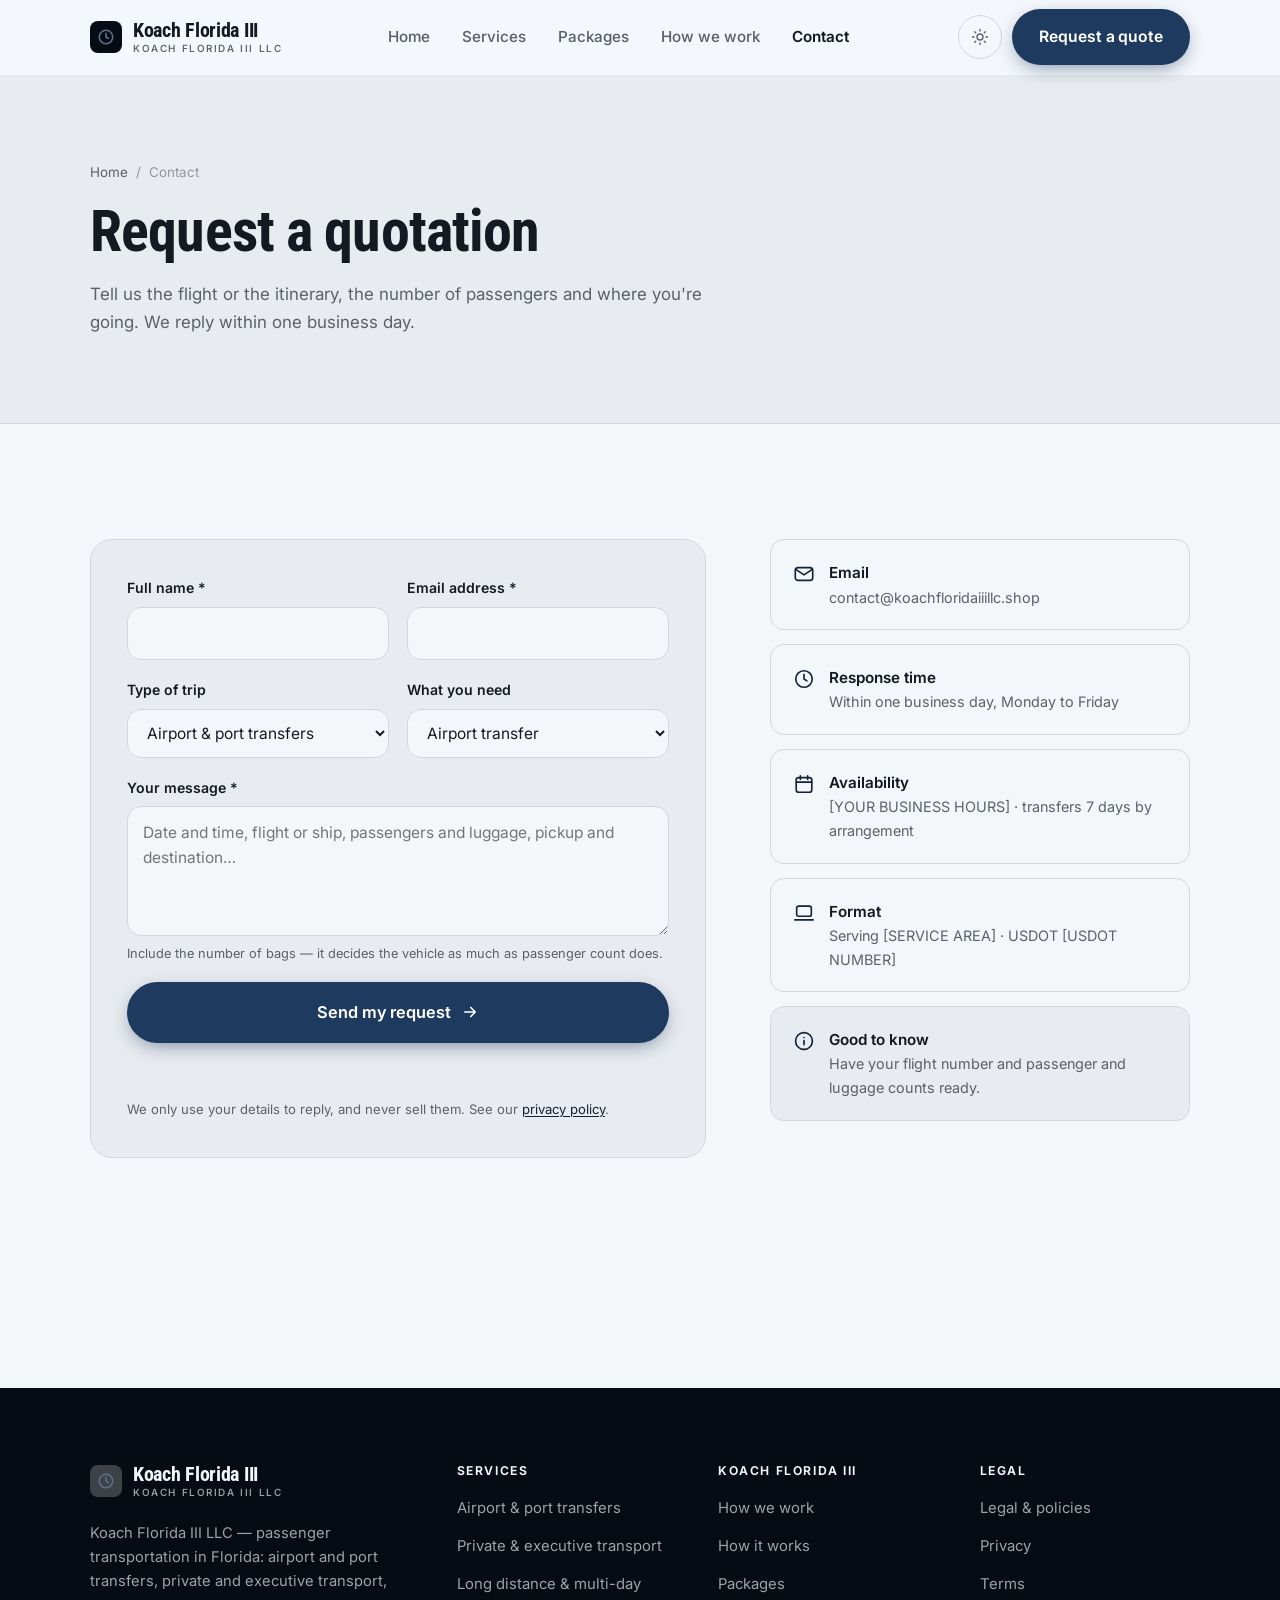
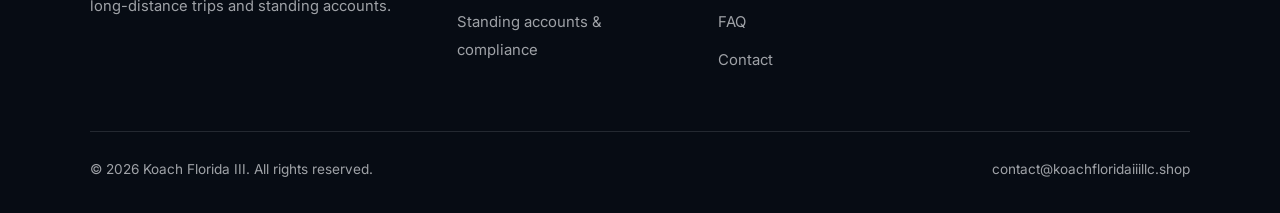
<file: contact.html>
<!DOCTYPE html>
<html lang="en" class="no-js">
<head>
<meta charset="utf-8">
<meta name="viewport" content="width=device-width, initial-scale=1">
<title>Contact — Koach Florida III</title>
<meta name="description" content="Contact Koach Florida III LLC for a transportation quote. We reply within one business day.">
<link rel="canonical" href="https://koachfloridaiiillc.shop/contact.html">

<meta property="og:type" content="website">
<meta property="og:url" content="https://koachfloridaiiillc.shop/contact.html">
<meta property="og:site_name" content="Koach Florida III">
<meta property="og:locale" content="en_US">
<meta property="og:title" content="Contact — Koach Florida III">
<meta property="og:description" content="Contact Koach Florida III LLC for a transportation quote. We reply within one business day.">
<meta name="theme-color" content="#070c14">

<link rel="icon" href="assets/img/favicon.svg" type="image/svg+xml">
<link rel="preconnect" href="https://fonts.googleapis.com">
<link rel="preconnect" href="https://fonts.gstatic.com" crossorigin>
<link rel="stylesheet" href="https://fonts.googleapis.com/css2?family=Roboto+Condensed:wght@400..700&family=Inter:wght@400..700&display=swap">
<link rel="stylesheet" href="assets/css/style.css">

<!-- Thème appliqué avant le premier rendu (évite le flash) -->
<script>
document.documentElement.classList.remove('no-js');
(function(){try{var t=localStorage.getItem('site-theme');if(t){document.documentElement.setAttribute('data-theme',t);}}catch(e){}})();
</script>
</head>

<body>
<a class="skip-link" href="#main">Skip to main content</a>

<header class="site-header">
  <nav class="wrap nav" aria-label="Main navigation">
    <a class="brand" href="index.html">
      <svg class="brand__mark" viewBox="0 0 64 64" aria-hidden="true">
        <rect class="bm-bg" width="64" height="64" rx="16"/>
        <g class="bm-ic" transform="translate(14 14) scale(1.5)" fill="none" stroke-width="2.1" stroke-linecap="round" stroke-linejoin="round"><circle cx="12" cy="12" r="9"/><path d="M12 7v5l3.2 2"/></g>
      </svg>
      <span>Koach Florida III<span class="brand__sub">Koach Florida III LLC</span></span>
    </a>

    <ul class="nav__links" id="nav-links">
      <li><a href="index.html">Home</a></li>
      <li><a href="programs.html">Services</a></li>
      <li><a href="index.html#pricing">Packages</a></li>
      <li><a href="about.html">How we work</a></li>
      <li><a href="contact.html" aria-current="page">Contact</a></li>
      <li><a class="btn btn--primary" href="contact.html">Request a quote</a></li>
    </ul>

    <div class="nav__cta">
      <button class="theme-toggle" type="button" aria-label="Switch to dark theme">
        <svg class="icon-sun" viewBox="0 0 24 24" fill="none" stroke="currentColor" stroke-width="1.8" stroke-linecap="round" aria-hidden="true"><circle cx="12" cy="12" r="4"/><path d="M12 2v2m0 16v2M2 12h2m16 0h2M4.9 4.9l1.4 1.4m11.4 11.4 1.4 1.4M19.1 4.9l-1.4 1.4M6.3 17.7l-1.4 1.4"/></svg>
        <svg class="icon-moon" viewBox="0 0 24 24" fill="none" stroke="currentColor" stroke-width="1.8" stroke-linecap="round" stroke-linejoin="round" aria-hidden="true"><path d="M21 12.8A9 9 0 1 1 11.2 3a7 7 0 0 0 9.8 9.8z"/></svg>
      </button>
      <a class="btn btn--primary" href="contact.html">Request a quote</a>
      <button class="nav__toggle" type="button" aria-expanded="false" aria-controls="nav-links" aria-label="Open menu">
        <svg class="icon-open" viewBox="0 0 24 24" fill="none" stroke="currentColor" stroke-width="2" stroke-linecap="round" aria-hidden="true"><path d="M3 6h18M3 12h18M3 18h18"/></svg>
        <svg class="icon-close" viewBox="0 0 24 24" fill="none" stroke="currentColor" stroke-width="2" stroke-linecap="round" aria-hidden="true"><path d="M6 6l12 12M18 6L6 18"/></svg>
      </button>
    </div>
  </nav>
</header>

<main id="main">

<section class="page-head">
  <div class="wrap">
    <nav class="breadcrumb" aria-label="Breadcrumb">
      <a href="index.html">Home</a><span>/</span><span aria-current="page">Contact</span>
    </nav>
    <h1>Request a quotation</h1>
    <p>Tell us the flight or the itinerary, the number of passengers and where you're going. We reply within one business day.</p>
  </div>
</section>

<section class="section wrap">
  <div class="form-layout">

    <!--
      FORM: the action attribute holds a placeholder id. Create a free form at
      https://formspree.io and replace VOTRE_ID_FORMSPREE. Until then, the button
      opens the visitor's email app with a pre-filled message to contact@koachfloridaiiillc.shop.
    -->
    <form class="form" id="contact-form" action="https://formspree.io/f/VOTRE_ID_FORMSPREE" method="POST"
          data-email="contact@koachfloridaiiillc.shop" data-subject="Transportation quote request"
          data-msg-mail="Your email app will open with the message ready to send." data-msg-sending="Sending…"
          data-msg-ok="Thanks! Your message is on its way. We reply within one business day." data-msg-err="Sending failed. Please email us directly at">
      <div class="form__row">
        <div class="field">
          <label for="nom">Full name <span class="req" aria-hidden="true">*</span></label>
          <input type="text" id="nom" name="nom" autocomplete="name" required>
        </div>
        <div class="field">
          <label for="email">Email address <span class="req" aria-hidden="true">*</span></label>
          <input type="email" id="email" name="email" autocomplete="email" required>
        </div>
      </div>

      <div class="form__row">
        <div class="field">
          <label for="programme">Type of trip</label>
          <select id="programme" name="programme">
            <option>Airport &amp; port transfers</option>
            <option>Private &amp; executive transport</option>
            <option>Long distance &amp; multi-day</option>
            <option>Standing accounts &amp; compliance</option>
            <option>Not sure yet</option>
          </select>
        </div>
        <div class="field">
          <label for="niveau">What you need</label>
          <select id="niveau" name="niveau">
            <option>Airport transfer</option>
            <option>Cruise port transfer</option>
            <option>Private or executive</option>
            <option>Long distance</option>
          </select>
        </div>
      </div>

      <div class="field">
        <label for="message">Your message <span class="req" aria-hidden="true">*</span></label>
        <textarea id="message" name="message" required placeholder="Date and time, flight or ship, passengers and luggage, pickup and destination…"></textarea>
        <span class="field__hint">Include the number of bags — it decides the vehicle as much as passenger count does.</span>
      </div>

      <!-- Bot trap: hidden from humans -->
      <div class="visually-hidden" aria-hidden="true">
        <label for="site-web">Leave this field empty</label>
        <input type="text" id="site-web" name="_gotcha" tabindex="-1" autocomplete="off">
      </div>

      <button class="btn btn--primary btn--lg" type="submit">Send my request <svg viewBox="0 0 24 24" fill="none" stroke="currentColor" stroke-width="2.2" stroke-linecap="round" stroke-linejoin="round" aria-hidden="true"><path d="M5 12h14M13 6l6 6-6 6"/></svg></button>

      <p id="form-status" class="form__status" role="status" aria-live="polite"></p>

      <p class="form__note">
        We only use your details to reply, and never sell them. See our <a href="legal.html#privacy">privacy policy</a>.
      </p>
    </form>

    <aside class="contact-aside">
      <div class="contact-card">
        <svg viewBox="0 0 24 24" fill="none" stroke="currentColor" stroke-width="1.8" stroke-linecap="round" stroke-linejoin="round" aria-hidden="true"><rect x="2.5" y="5" width="19" height="14" rx="3"/><path d="M3 7l9 6 9-6"/></svg>
        <div><b>Email</b><a href="mailto:contact@koachfloridaiiillc.shop">contact@koachfloridaiiillc.shop</a></div>
      </div>
      <div class="contact-card">
        <svg viewBox="0 0 24 24" fill="none" stroke="currentColor" stroke-width="1.8" stroke-linecap="round" stroke-linejoin="round" aria-hidden="true"><circle cx="12" cy="12" r="9"/><path d="M12 7v5l3.2 2"/></svg>
        <div><b>Response time</b><span>Within one business day, Monday to Friday</span></div>
      </div>
      <div class="contact-card">
        <svg viewBox="0 0 24 24" fill="none" stroke="currentColor" stroke-width="1.8" stroke-linecap="round" stroke-linejoin="round" aria-hidden="true"><rect x="3.5" y="5" width="17" height="16" rx="2.5"/><path d="M8 3v4M16 3v4M3.5 10h17"/></svg>
        <div><b>Availability</b><span>[YOUR BUSINESS HOURS] · transfers 7 days by arrangement</span></div>
      </div>
      <div class="contact-card">
        <svg viewBox="0 0 24 24" fill="none" stroke="currentColor" stroke-width="1.8" stroke-linecap="round" stroke-linejoin="round" aria-hidden="true"><rect x="4" y="4.5" width="16" height="11" rx="2"/><path d="M2 19.5h20"/></svg>
        <div><b>Format</b><span>Serving [SERVICE AREA] · USDOT [USDOT NUMBER]</span></div>
      </div>
      <div class="contact-card contact-card--soft">
        <svg viewBox="0 0 24 24" fill="none" stroke="currentColor" stroke-width="1.8" stroke-linecap="round" stroke-linejoin="round" aria-hidden="true"><circle cx="12" cy="12" r="9.2"/><path d="M12 16v-4.5M12 8.2v.1"/></svg>
        <div><b>Good to know</b><span>Have your flight number and passenger and luggage counts ready.</span></div>
      </div>
    </aside>

  </div>
</section>

</main>

<footer class="site-footer">
  <div class="wrap">
    <div class="footer__grid">
      <div class="footer__brand">
        <a class="brand" href="index.html">
          <svg class="brand__mark" viewBox="0 0 64 64" aria-hidden="true">
        <rect class="bm-bg" width="64" height="64" rx="16"/>
        <g class="bm-ic" transform="translate(14 14) scale(1.5)" fill="none" stroke-width="2.1" stroke-linecap="round" stroke-linejoin="round"><circle cx="12" cy="12" r="9"/><path d="M12 7v5l3.2 2"/></g>
      </svg>
          <span>Koach Florida III<span class="brand__sub">Koach Florida III LLC</span></span>
        </a>
        <p>Koach Florida III LLC — passenger transportation in Florida: airport and port transfers, private and executive transport, long-distance trips and standing accounts.</p>
      </div>

      <div class="footer__col">
        <h4>Services</h4>
        <ul>
          <li><a href="programs.html#transfers">Airport &amp; port transfers</a></li>
          <li><a href="programs.html#executive">Private &amp; executive transport</a></li>
          <li><a href="programs.html#distance">Long distance &amp; multi-day</a></li>
          <li><a href="programs.html#accounts">Standing accounts &amp; compliance</a></li>
        </ul>
      </div>

      <div class="footer__col">
        <h4>Koach Florida III</h4>
        <ul>
          <li><a href="about.html">How we work</a></li>
          <li><a href="index.html#how-it-works">How it works</a></li>
          <li><a href="index.html#pricing">Packages</a></li>
          <li><a href="index.html#faq">FAQ</a></li>
          <li><a href="contact.html">Contact</a></li>
        </ul>
      </div>

      <div class="footer__col">
        <h4>Legal</h4>
        <ul>
          <li><a href="legal.html">Legal &amp; policies</a></li>
          <li><a href="legal.html#privacy">Privacy</a></li>
          <li><a href="legal.html#terms">Terms</a></li>
        </ul>
      </div>
    </div>

    <div class="footer__bottom">
      <p>© <span data-year>2026</span> Koach Florida III. All rights reserved.</p>
      <p><a href="mailto:contact@koachfloridaiiillc.shop">contact@koachfloridaiiillc.shop</a></p>
    </div>
  </div>
</footer>

<script src="assets/js/main.js" defer></script>
</body>
</html>
</file>
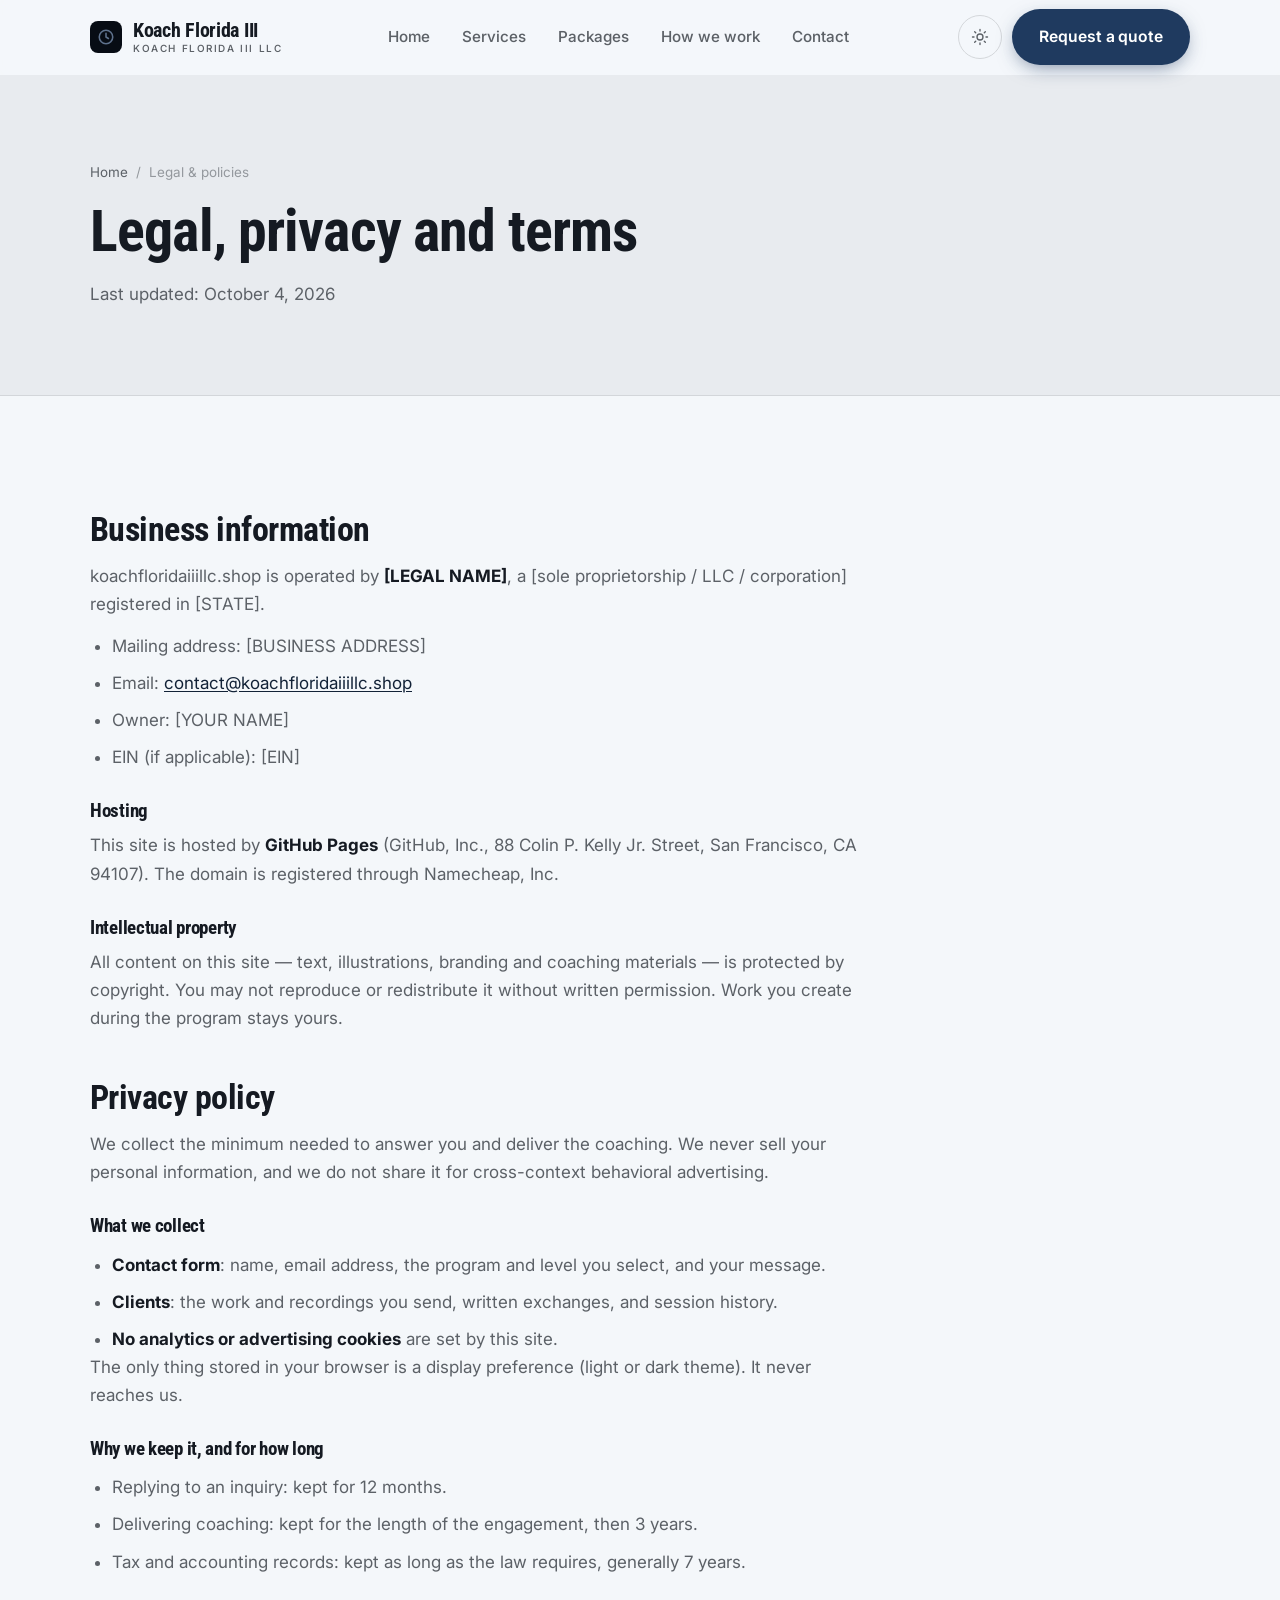
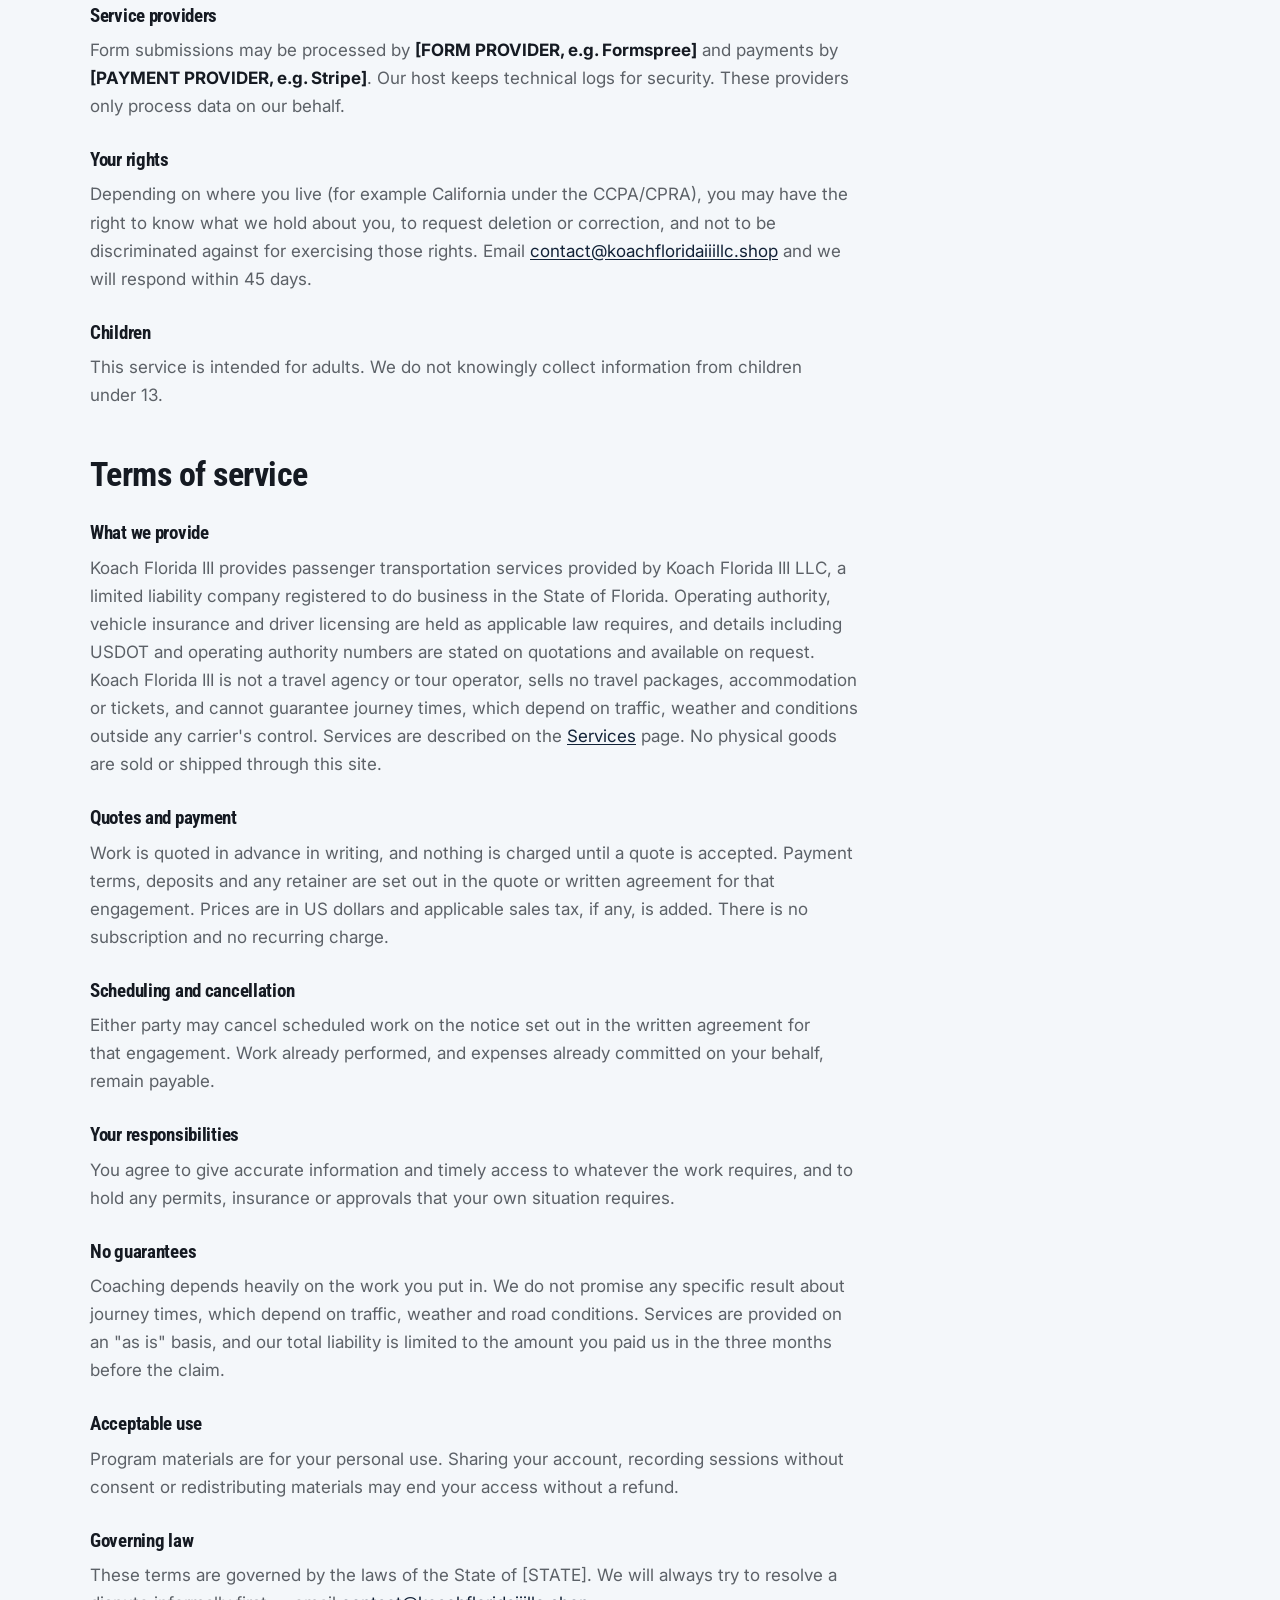
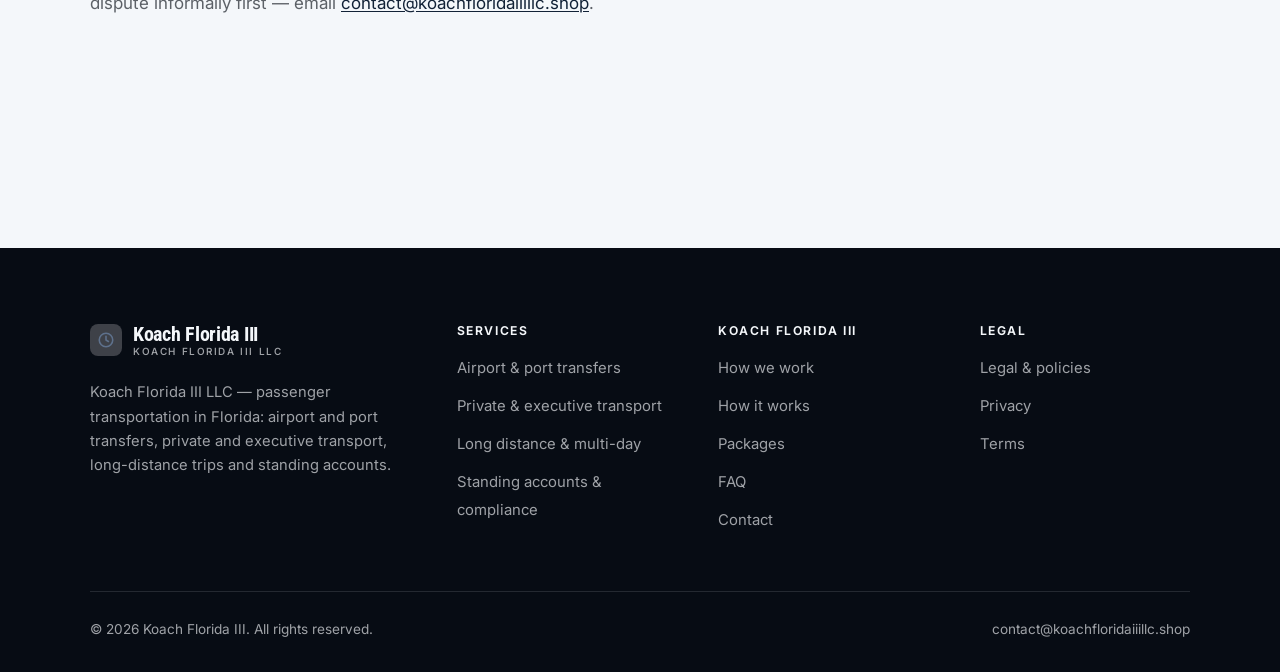
<file: legal.html>
<!DOCTYPE html>
<html lang="en" class="no-js">
<head>
<meta charset="utf-8">
<meta name="viewport" content="width=device-width, initial-scale=1">
<title>Legal, privacy and terms — Koach Florida III</title>
<meta name="description" content="Business information, privacy policy and terms of service for Koach Florida III.">
<meta name="robots" content="noindex">

<meta property="og:type" content="website">
<meta property="og:url" content="https://koachfloridaiiillc.shop/legal.html">
<meta property="og:site_name" content="Koach Florida III">
<meta property="og:locale" content="en_US">
<meta property="og:title" content="Legal, privacy and terms — Koach Florida III">
<meta property="og:description" content="Business information, privacy policy and terms of service for Koach Florida III.">
<meta name="theme-color" content="#070c14">

<link rel="icon" href="assets/img/favicon.svg" type="image/svg+xml">
<link rel="preconnect" href="https://fonts.googleapis.com">
<link rel="preconnect" href="https://fonts.gstatic.com" crossorigin>
<link rel="stylesheet" href="https://fonts.googleapis.com/css2?family=Roboto+Condensed:wght@400..700&family=Inter:wght@400..700&display=swap">
<link rel="stylesheet" href="assets/css/style.css">

<!-- Thème appliqué avant le premier rendu (évite le flash) -->
<script>
document.documentElement.classList.remove('no-js');
(function(){try{var t=localStorage.getItem('site-theme');if(t){document.documentElement.setAttribute('data-theme',t);}}catch(e){}})();
</script>
</head>

<body>
<a class="skip-link" href="#main">Skip to main content</a>

<header class="site-header">
  <nav class="wrap nav" aria-label="Main navigation">
    <a class="brand" href="index.html">
      <svg class="brand__mark" viewBox="0 0 64 64" aria-hidden="true">
        <rect class="bm-bg" width="64" height="64" rx="16"/>
        <g class="bm-ic" transform="translate(14 14) scale(1.5)" fill="none" stroke-width="2.1" stroke-linecap="round" stroke-linejoin="round"><circle cx="12" cy="12" r="9"/><path d="M12 7v5l3.2 2"/></g>
      </svg>
      <span>Koach Florida III<span class="brand__sub">Koach Florida III LLC</span></span>
    </a>

    <ul class="nav__links" id="nav-links">
      <li><a href="index.html">Home</a></li>
      <li><a href="programs.html">Services</a></li>
      <li><a href="index.html#pricing">Packages</a></li>
      <li><a href="about.html">How we work</a></li>
      <li><a href="contact.html">Contact</a></li>
      <li><a class="btn btn--primary" href="contact.html">Request a quote</a></li>
    </ul>

    <div class="nav__cta">
      <button class="theme-toggle" type="button" aria-label="Switch to dark theme">
        <svg class="icon-sun" viewBox="0 0 24 24" fill="none" stroke="currentColor" stroke-width="1.8" stroke-linecap="round" aria-hidden="true"><circle cx="12" cy="12" r="4"/><path d="M12 2v2m0 16v2M2 12h2m16 0h2M4.9 4.9l1.4 1.4m11.4 11.4 1.4 1.4M19.1 4.9l-1.4 1.4M6.3 17.7l-1.4 1.4"/></svg>
        <svg class="icon-moon" viewBox="0 0 24 24" fill="none" stroke="currentColor" stroke-width="1.8" stroke-linecap="round" stroke-linejoin="round" aria-hidden="true"><path d="M21 12.8A9 9 0 1 1 11.2 3a7 7 0 0 0 9.8 9.8z"/></svg>
      </button>
      <a class="btn btn--primary" href="contact.html">Request a quote</a>
      <button class="nav__toggle" type="button" aria-expanded="false" aria-controls="nav-links" aria-label="Open menu">
        <svg class="icon-open" viewBox="0 0 24 24" fill="none" stroke="currentColor" stroke-width="2" stroke-linecap="round" aria-hidden="true"><path d="M3 6h18M3 12h18M3 18h18"/></svg>
        <svg class="icon-close" viewBox="0 0 24 24" fill="none" stroke="currentColor" stroke-width="2" stroke-linecap="round" aria-hidden="true"><path d="M6 6l12 12M18 6L6 18"/></svg>
      </button>
    </div>
  </nav>
</header>

<main id="main">

<section class="page-head">
  <div class="wrap">
    <nav class="breadcrumb" aria-label="Breadcrumb">
      <a href="index.html">Home</a><span>/</span><span aria-current="page">Legal &amp; policies</span>
    </nav>
    <h1>Legal, privacy and terms</h1>
    <p>Last updated: <time datetime="2026-10-04">October 4, 2026</time></p>
  </div>
</section>

<section class="section wrap">
  <div class="prose">

    <!--
      TO DO: this is a skeleton, not legal advice. Replace every [BRACKET] with
      your real details before selling, and have a lawyer review it if you can.
      Consumer protection rules differ by state.
    -->

    <h2 id="business">Business information</h2>
    <p>
      koachfloridaiiillc.shop is operated by <strong>[LEGAL NAME]</strong>, a [sole proprietorship / LLC / corporation]
      registered in [STATE].
    </p>
    <ul>
      <li>Mailing address: [BUSINESS ADDRESS]</li>
      <li>Email: <a href="mailto:contact@koachfloridaiiillc.shop">contact@koachfloridaiiillc.shop</a></li>
      <li>Owner: [YOUR NAME]</li>
      <li>EIN (if applicable): [EIN]</li>
    </ul>

    <h3>Hosting</h3>
    <p>
      This site is hosted by <strong>GitHub Pages</strong> (GitHub, Inc., 88 Colin P. Kelly Jr. Street,
      San Francisco, CA 94107). The domain is registered through Namecheap, Inc.
    </p>

    <h3>Intellectual property</h3>
    <p>
      All content on this site — text, illustrations, branding and coaching materials — is protected by
      copyright. You may not reproduce or redistribute it without written permission. Work you create during
      the program stays yours.
    </p>

    <h2 id="privacy">Privacy policy</h2>
    <p>
      We collect the minimum needed to answer you and deliver the coaching. We never sell your personal
      information, and we do not share it for cross-context behavioral advertising.
    </p>
    <h3>What we collect</h3>
    <ul>
      <li><strong>Contact form</strong>: name, email address, the program and level you select, and your message.</li>
      <li><strong>Clients</strong>: the work and recordings you send, written exchanges, and session history.</li>
      <li><strong>No analytics or advertising cookies</strong> are set by this site.</li>
    </ul>
    <p>
      The only thing stored in your browser is a display preference (light or dark theme). It never reaches us.
    </p>
    <h3>Why we keep it, and for how long</h3>
    <ul>
      <li>Replying to an inquiry: kept for 12 months.</li>
      <li>Delivering coaching: kept for the length of the engagement, then 3 years.</li>
      <li>Tax and accounting records: kept as long as the law requires, generally 7 years.</li>
    </ul>
    <h3>Service providers</h3>
    <p>
      Form submissions may be processed by <strong>[FORM PROVIDER, e.g. Formspree]</strong> and payments by
      <strong>[PAYMENT PROVIDER, e.g. Stripe]</strong>. Our host keeps technical logs for security. These
      providers only process data on our behalf.
    </p>
    <h3>Your rights</h3>
    <p>
      Depending on where you live (for example California under the CCPA/CPRA), you may have the right to
      know what we hold about you, to request deletion or correction, and not to be discriminated against for
      exercising those rights. Email <a href="mailto:contact@koachfloridaiiillc.shop">contact@koachfloridaiiillc.shop</a> and we will respond within 45 days.
    </p>
    <h3>Children</h3>
    <p>
      This service is intended for adults. We do not knowingly collect information from children under 13.
    </p>

    <h2 id="terms">Terms of service</h2>
    <h3>What we provide</h3>
    <p>
      Koach Florida III provides passenger transportation services provided by Koach Florida III LLC, a limited liability company registered to do business in the State of Florida. Operating authority, vehicle insurance and driver licensing are held as applicable law requires, and details including USDOT and operating authority numbers are stated on quotations and available on request. Koach Florida III is not a travel agency or tour operator, sells no travel packages, accommodation or tickets, and cannot guarantee journey times, which depend on traffic, weather and conditions outside any carrier's control. Services are described on the
      <a href="programs.html">Services</a> page. No physical goods are sold or shipped through this site.
    </p>
    <h3>Quotes and payment</h3>
    <p>
      Work is quoted in advance in writing, and nothing is charged until a quote is accepted. Payment terms,
      deposits and any retainer are set out in the quote or written agreement for that engagement. Prices are in
      US dollars and applicable sales tax, if any, is added. There is no subscription and no recurring charge.
    </p>
    <h3>Scheduling and cancellation</h3>
    <p>
      Either party may cancel scheduled work on the notice set out in the written agreement for that engagement.
      Work already performed, and expenses already committed on your behalf, remain payable.
    </p>
    <h3>Your responsibilities</h3>
    <p>
      You agree to give accurate information and timely access to whatever the work requires, and to hold any
      permits, insurance or approvals that your own situation requires.
    </p>

    <h3>No guarantees</h3>
    <p>
      Coaching depends heavily on the work you put in. We do not promise any specific result
      about journey times, which depend on traffic, weather and road conditions. Services are provided on an "as is" basis, and our total
      liability is limited to the amount you paid us in the three months before the claim.
    </p>
    <h3>Acceptable use</h3>
    <p>
      Program materials are for your personal use. Sharing your account, recording sessions without consent
      or redistributing materials may end your access without a refund.
    </p>
    <h3>Governing law</h3>
    <p>
      These terms are governed by the laws of the State of [STATE]. We will always try to resolve a dispute
      informally first — email <a href="mailto:contact@koachfloridaiiillc.shop">contact@koachfloridaiiillc.shop</a>.
    </p>

  </div>
</section>

</main>

<footer class="site-footer">
  <div class="wrap">
    <div class="footer__grid">
      <div class="footer__brand">
        <a class="brand" href="index.html">
          <svg class="brand__mark" viewBox="0 0 64 64" aria-hidden="true">
        <rect class="bm-bg" width="64" height="64" rx="16"/>
        <g class="bm-ic" transform="translate(14 14) scale(1.5)" fill="none" stroke-width="2.1" stroke-linecap="round" stroke-linejoin="round"><circle cx="12" cy="12" r="9"/><path d="M12 7v5l3.2 2"/></g>
      </svg>
          <span>Koach Florida III<span class="brand__sub">Koach Florida III LLC</span></span>
        </a>
        <p>Koach Florida III LLC — passenger transportation in Florida: airport and port transfers, private and executive transport, long-distance trips and standing accounts.</p>
      </div>

      <div class="footer__col">
        <h4>Services</h4>
        <ul>
          <li><a href="programs.html#transfers">Airport &amp; port transfers</a></li>
          <li><a href="programs.html#executive">Private &amp; executive transport</a></li>
          <li><a href="programs.html#distance">Long distance &amp; multi-day</a></li>
          <li><a href="programs.html#accounts">Standing accounts &amp; compliance</a></li>
        </ul>
      </div>

      <div class="footer__col">
        <h4>Koach Florida III</h4>
        <ul>
          <li><a href="about.html">How we work</a></li>
          <li><a href="index.html#how-it-works">How it works</a></li>
          <li><a href="index.html#pricing">Packages</a></li>
          <li><a href="index.html#faq">FAQ</a></li>
          <li><a href="contact.html">Contact</a></li>
        </ul>
      </div>

      <div class="footer__col">
        <h4>Legal</h4>
        <ul>
          <li><a href="legal.html">Legal &amp; policies</a></li>
          <li><a href="legal.html#privacy">Privacy</a></li>
          <li><a href="legal.html#terms">Terms</a></li>
        </ul>
      </div>
    </div>

    <div class="footer__bottom">
      <p>© <span data-year>2026</span> Koach Florida III. All rights reserved.</p>
      <p><a href="mailto:contact@koachfloridaiiillc.shop">contact@koachfloridaiiillc.shop</a></p>
    </div>
  </div>
</footer>

<script src="assets/js/main.js" defer></script>
</body>
</html>
</file>
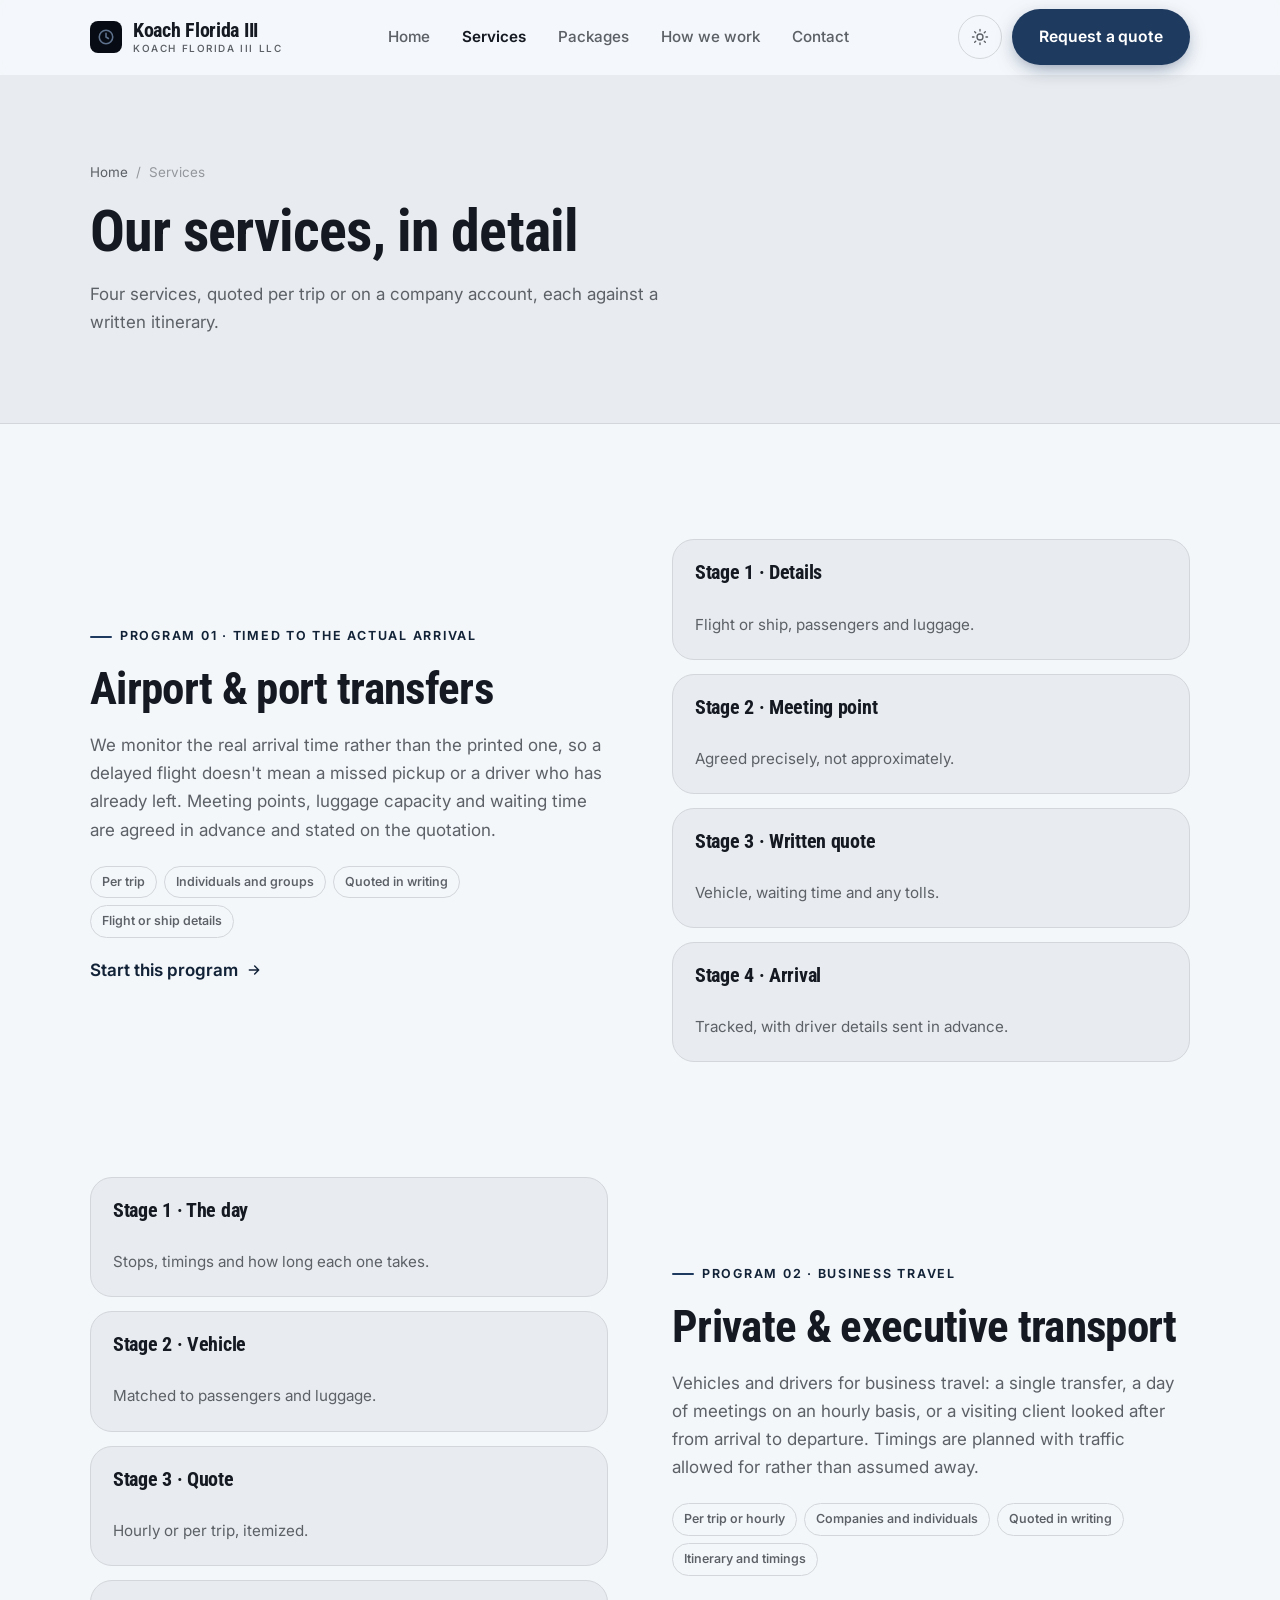
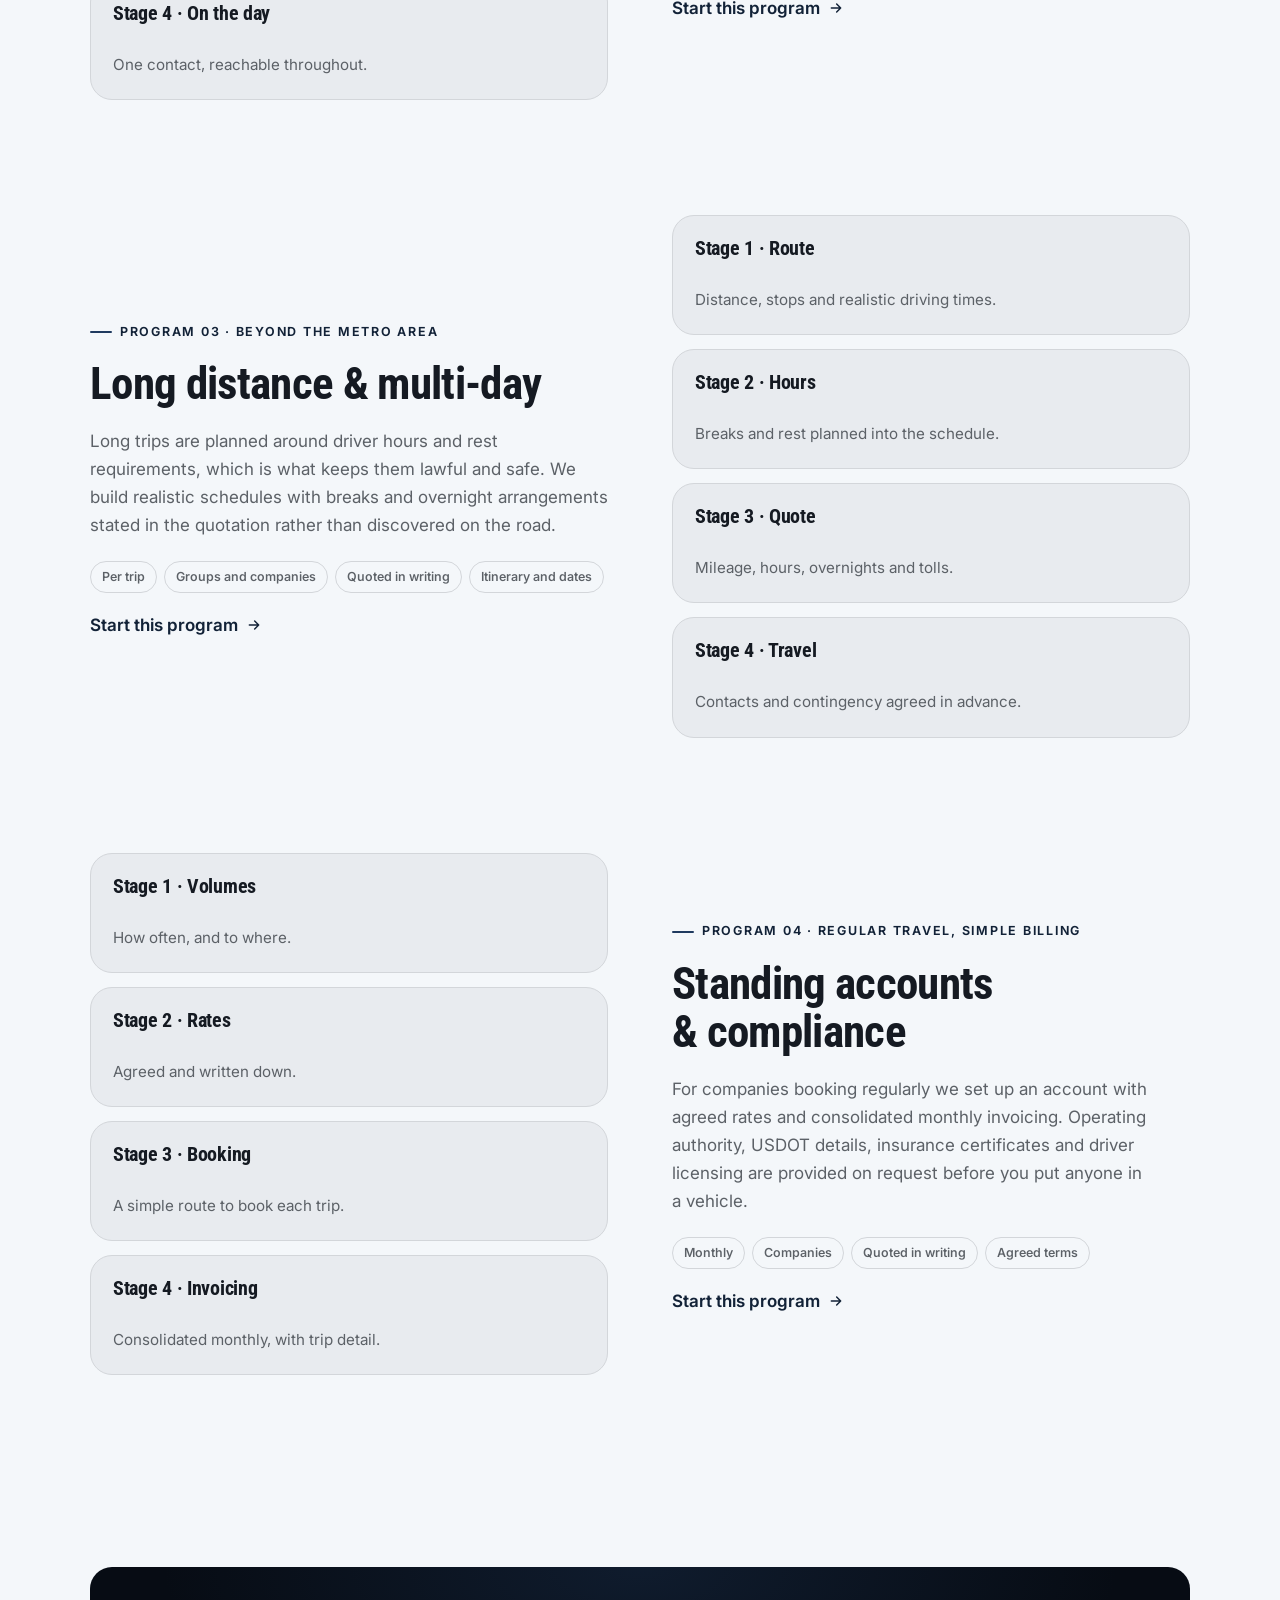
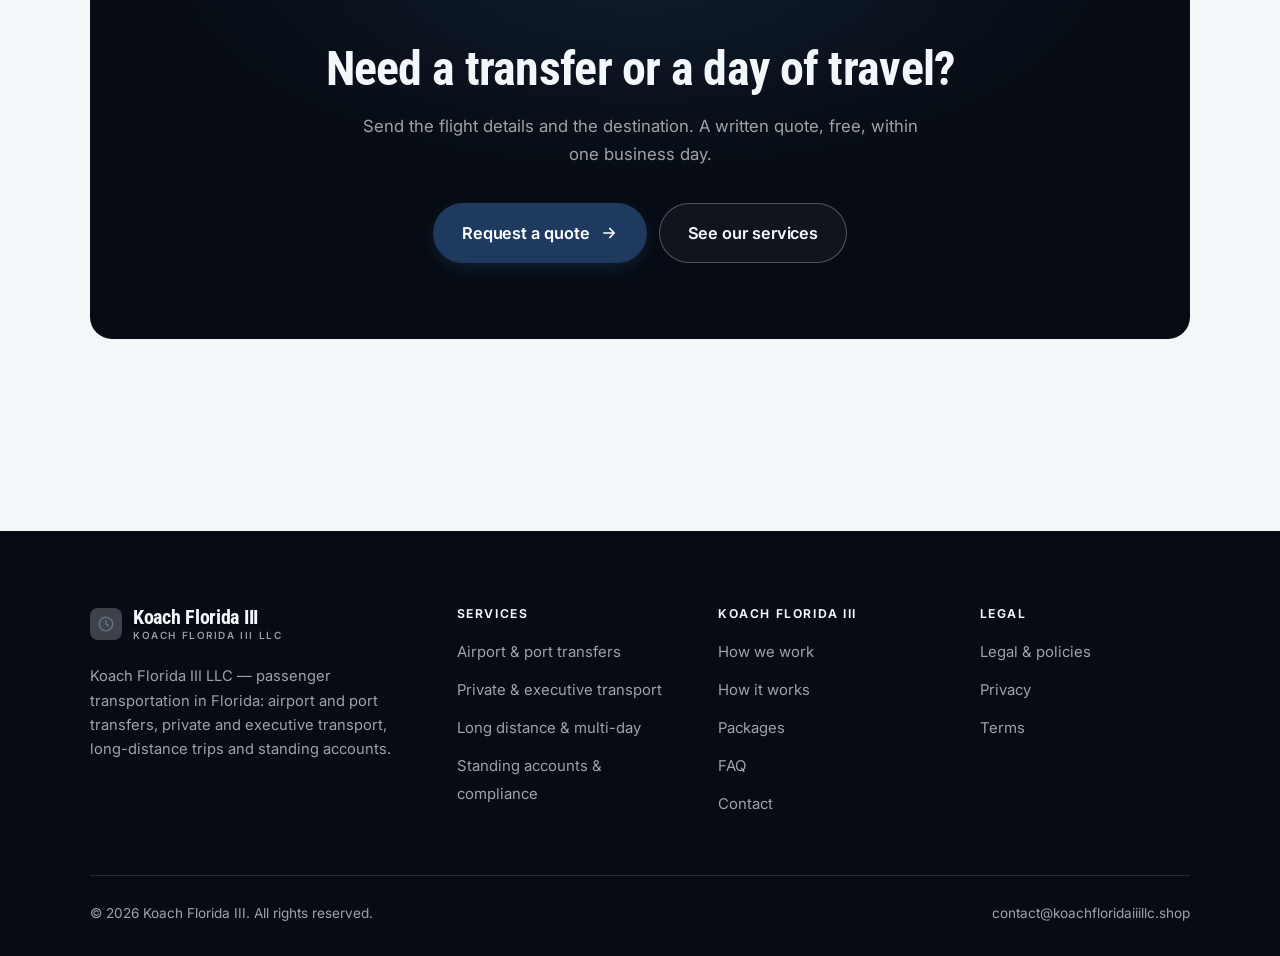
<file: programs.html>
<!DOCTYPE html>
<html lang="en" class="no-js">
<head>
<meta charset="utf-8">
<meta name="viewport" content="width=device-width, initial-scale=1">
<title>Services — Koach Florida III</title>
<meta name="description" content="Services of Koach Florida III LLC: airport and port transfers, private and executive transport, long-distance and multi-day trips, standing accounts and compliance.">
<link rel="canonical" href="https://koachfloridaiiillc.shop/programs.html">

<meta property="og:type" content="website">
<meta property="og:url" content="https://koachfloridaiiillc.shop/programs.html">
<meta property="og:site_name" content="Koach Florida III">
<meta property="og:locale" content="en_US">
<meta property="og:title" content="Services — Koach Florida III">
<meta property="og:description" content="Services of Koach Florida III LLC: airport and port transfers, private and executive transport, long-distance and multi-day trips, standing accounts and compliance.">
<meta name="theme-color" content="#070c14">

<link rel="icon" href="assets/img/favicon.svg" type="image/svg+xml">
<link rel="preconnect" href="https://fonts.googleapis.com">
<link rel="preconnect" href="https://fonts.gstatic.com" crossorigin>
<link rel="stylesheet" href="https://fonts.googleapis.com/css2?family=Roboto+Condensed:wght@400..700&family=Inter:wght@400..700&display=swap">
<link rel="stylesheet" href="assets/css/style.css">

<!-- Thème appliqué avant le premier rendu (évite le flash) -->
<script>
document.documentElement.classList.remove('no-js');
(function(){try{var t=localStorage.getItem('site-theme');if(t){document.documentElement.setAttribute('data-theme',t);}}catch(e){}})();
</script>
</head>

<body>
<a class="skip-link" href="#main">Skip to main content</a>

<header class="site-header">
  <nav class="wrap nav" aria-label="Main navigation">
    <a class="brand" href="index.html">
      <svg class="brand__mark" viewBox="0 0 64 64" aria-hidden="true">
        <rect class="bm-bg" width="64" height="64" rx="16"/>
        <g class="bm-ic" transform="translate(14 14) scale(1.5)" fill="none" stroke-width="2.1" stroke-linecap="round" stroke-linejoin="round"><circle cx="12" cy="12" r="9"/><path d="M12 7v5l3.2 2"/></g>
      </svg>
      <span>Koach Florida III<span class="brand__sub">Koach Florida III LLC</span></span>
    </a>

    <ul class="nav__links" id="nav-links">
      <li><a href="index.html">Home</a></li>
      <li><a href="programs.html" aria-current="page">Services</a></li>
      <li><a href="index.html#pricing">Packages</a></li>
      <li><a href="about.html">How we work</a></li>
      <li><a href="contact.html">Contact</a></li>
      <li><a class="btn btn--primary" href="contact.html">Request a quote</a></li>
    </ul>

    <div class="nav__cta">
      <button class="theme-toggle" type="button" aria-label="Switch to dark theme">
        <svg class="icon-sun" viewBox="0 0 24 24" fill="none" stroke="currentColor" stroke-width="1.8" stroke-linecap="round" aria-hidden="true"><circle cx="12" cy="12" r="4"/><path d="M12 2v2m0 16v2M2 12h2m16 0h2M4.9 4.9l1.4 1.4m11.4 11.4 1.4 1.4M19.1 4.9l-1.4 1.4M6.3 17.7l-1.4 1.4"/></svg>
        <svg class="icon-moon" viewBox="0 0 24 24" fill="none" stroke="currentColor" stroke-width="1.8" stroke-linecap="round" stroke-linejoin="round" aria-hidden="true"><path d="M21 12.8A9 9 0 1 1 11.2 3a7 7 0 0 0 9.8 9.8z"/></svg>
      </button>
      <a class="btn btn--primary" href="contact.html">Request a quote</a>
      <button class="nav__toggle" type="button" aria-expanded="false" aria-controls="nav-links" aria-label="Open menu">
        <svg class="icon-open" viewBox="0 0 24 24" fill="none" stroke="currentColor" stroke-width="2" stroke-linecap="round" aria-hidden="true"><path d="M3 6h18M3 12h18M3 18h18"/></svg>
        <svg class="icon-close" viewBox="0 0 24 24" fill="none" stroke="currentColor" stroke-width="2" stroke-linecap="round" aria-hidden="true"><path d="M6 6l12 12M18 6L6 18"/></svg>
      </button>
    </div>
  </nav>
</header>

<main id="main">

<section class="page-head">
  <div class="wrap">
    <nav class="breadcrumb" aria-label="Breadcrumb">
      <a href="index.html">Home</a><span>/</span><span aria-current="page">Services</span>
    </nav>
    <h1>Our services, in detail</h1>
    <p>Four services, quoted per trip or on a company account, each against a written itinerary.</p>
  </div>
</section>

<section class="section wrap" id="transfers">
  <div class="split reveal">
    <div>
      <span class="eyebrow">Program 01 · Timed to the actual arrival</span>
      <h2>Airport &amp; port transfers</h2>
      <p>We monitor the real arrival time rather than the printed one, so a delayed flight doesn't mean a missed pickup or a driver who has already left. Meeting points, luggage capacity and waiting time are agreed in advance and stated on the quotation.</p>
      <ul class="tags"><li>Per trip</li><li>Individuals and groups</li><li>Quoted in writing</li><li>Flight or ship details</li></ul>
      <p><a class="arrow-link" href="contact.html">Start this program <svg viewBox="0 0 24 24" fill="none" stroke="currentColor" stroke-width="2.2" stroke-linecap="round" stroke-linejoin="round" aria-hidden="true"><path d="M5 12h14M13 6l6 6-6 6"/></svg></a></p>
    </div>
    <div class="grid grid--2 grid--tight">
      <article class="card card--sm">
        <h3>Stage 1 · Details</h3>
        <p>Flight or ship, passengers and luggage.</p>
      </article>
      <article class="card card--sm">
        <h3>Stage 2 · Meeting point</h3>
        <p>Agreed precisely, not approximately.</p>
      </article>
      <article class="card card--sm">
        <h3>Stage 3 · Written quote</h3>
        <p>Vehicle, waiting time and any tolls.</p>
      </article>
      <article class="card card--sm">
        <h3>Stage 4 · Arrival</h3>
        <p>Tracked, with driver details sent in advance.</p>
      </article>
    </div>
  </div>
</section>

<section class="section section--flush wrap" id="executive">
  <div class="split reveal">
    <div class="grid grid--2 grid--tight">
      <article class="card card--sm">
        <h3>Stage 1 · The day</h3>
        <p>Stops, timings and how long each one takes.</p>
      </article>
      <article class="card card--sm">
        <h3>Stage 2 · Vehicle</h3>
        <p>Matched to passengers and luggage.</p>
      </article>
      <article class="card card--sm">
        <h3>Stage 3 · Quote</h3>
        <p>Hourly or per trip, itemized.</p>
      </article>
      <article class="card card--sm">
        <h3>Stage 4 · On the day</h3>
        <p>One contact, reachable throughout.</p>
      </article>
    </div>
    <div>
      <span class="eyebrow">Program 02 · Business travel</span>
      <h2>Private &amp; executive transport</h2>
      <p>Vehicles and drivers for business travel: a single transfer, a day of meetings on an hourly basis, or a visiting client looked after from arrival to departure. Timings are planned with traffic allowed for rather than assumed away.</p>
      <ul class="tags"><li>Per trip or hourly</li><li>Companies and individuals</li><li>Quoted in writing</li><li>Itinerary and timings</li></ul>
      <p><a class="arrow-link" href="contact.html">Start this program <svg viewBox="0 0 24 24" fill="none" stroke="currentColor" stroke-width="2.2" stroke-linecap="round" stroke-linejoin="round" aria-hidden="true"><path d="M5 12h14M13 6l6 6-6 6"/></svg></a></p>
    </div>
  </div>
</section>

<section class="section section--flush wrap" id="distance">
  <div class="split reveal">
    <div>
      <span class="eyebrow">Program 03 · Beyond the metro area</span>
      <h2>Long distance &amp; multi-day</h2>
      <p>Long trips are planned around driver hours and rest requirements, which is what keeps them lawful and safe. We build realistic schedules with breaks and overnight arrangements stated in the quotation rather than discovered on the road.</p>
      <ul class="tags"><li>Per trip</li><li>Groups and companies</li><li>Quoted in writing</li><li>Itinerary and dates</li></ul>
      <p><a class="arrow-link" href="contact.html">Start this program <svg viewBox="0 0 24 24" fill="none" stroke="currentColor" stroke-width="2.2" stroke-linecap="round" stroke-linejoin="round" aria-hidden="true"><path d="M5 12h14M13 6l6 6-6 6"/></svg></a></p>
    </div>
    <div class="grid grid--2 grid--tight">
      <article class="card card--sm">
        <h3>Stage 1 · Route</h3>
        <p>Distance, stops and realistic driving times.</p>
      </article>
      <article class="card card--sm">
        <h3>Stage 2 · Hours</h3>
        <p>Breaks and rest planned into the schedule.</p>
      </article>
      <article class="card card--sm">
        <h3>Stage 3 · Quote</h3>
        <p>Mileage, hours, overnights and tolls.</p>
      </article>
      <article class="card card--sm">
        <h3>Stage 4 · Travel</h3>
        <p>Contacts and contingency agreed in advance.</p>
      </article>
    </div>
  </div>
</section>

<section class="section section--flush wrap" id="accounts">
  <div class="split reveal">
    <div class="grid grid--2 grid--tight">
      <article class="card card--sm">
        <h3>Stage 1 · Volumes</h3>
        <p>How often, and to where.</p>
      </article>
      <article class="card card--sm">
        <h3>Stage 2 · Rates</h3>
        <p>Agreed and written down.</p>
      </article>
      <article class="card card--sm">
        <h3>Stage 3 · Booking</h3>
        <p>A simple route to book each trip.</p>
      </article>
      <article class="card card--sm">
        <h3>Stage 4 · Invoicing</h3>
        <p>Consolidated monthly, with trip detail.</p>
      </article>
    </div>
    <div>
      <span class="eyebrow">Program 04 · Regular travel, simple billing</span>
      <h2>Standing accounts &amp; compliance</h2>
      <p>For companies booking regularly we set up an account with agreed rates and consolidated monthly invoicing. Operating authority, USDOT details, insurance certificates and driver licensing are provided on request before you put anyone in a vehicle.</p>
      <ul class="tags"><li>Monthly</li><li>Companies</li><li>Quoted in writing</li><li>Agreed terms</li></ul>
      <p><a class="arrow-link" href="contact.html">Start this program <svg viewBox="0 0 24 24" fill="none" stroke="currentColor" stroke-width="2.2" stroke-linecap="round" stroke-linejoin="round" aria-hidden="true"><path d="M5 12h14M13 6l6 6-6 6"/></svg></a></p>
    </div>
  </div>
</section>

<section class="wrap section--tight">
  <div class="cta-band reveal">
    <h2>Need a transfer or a day of travel?</h2>
    <p>Send the flight details and the destination. A written quote, free, within one business day.</p>
    <div class="hero__actions">
      <a class="btn btn--primary btn--lg" href="contact.html">Request a quote <svg viewBox="0 0 24 24" fill="none" stroke="currentColor" stroke-width="2.2" stroke-linecap="round" stroke-linejoin="round" aria-hidden="true"><path d="M5 12h14M13 6l6 6-6 6"/></svg></a>
      <a class="btn btn--on-dark btn--lg" href="programs.html">See our services</a>
    </div>
  </div>
</section>

</main>

<footer class="site-footer">
  <div class="wrap">
    <div class="footer__grid">
      <div class="footer__brand">
        <a class="brand" href="index.html">
          <svg class="brand__mark" viewBox="0 0 64 64" aria-hidden="true">
        <rect class="bm-bg" width="64" height="64" rx="16"/>
        <g class="bm-ic" transform="translate(14 14) scale(1.5)" fill="none" stroke-width="2.1" stroke-linecap="round" stroke-linejoin="round"><circle cx="12" cy="12" r="9"/><path d="M12 7v5l3.2 2"/></g>
      </svg>
          <span>Koach Florida III<span class="brand__sub">Koach Florida III LLC</span></span>
        </a>
        <p>Koach Florida III LLC — passenger transportation in Florida: airport and port transfers, private and executive transport, long-distance trips and standing accounts.</p>
      </div>

      <div class="footer__col">
        <h4>Services</h4>
        <ul>
          <li><a href="programs.html#transfers">Airport &amp; port transfers</a></li>
          <li><a href="programs.html#executive">Private &amp; executive transport</a></li>
          <li><a href="programs.html#distance">Long distance &amp; multi-day</a></li>
          <li><a href="programs.html#accounts">Standing accounts &amp; compliance</a></li>
        </ul>
      </div>

      <div class="footer__col">
        <h4>Koach Florida III</h4>
        <ul>
          <li><a href="about.html">How we work</a></li>
          <li><a href="index.html#how-it-works">How it works</a></li>
          <li><a href="index.html#pricing">Packages</a></li>
          <li><a href="index.html#faq">FAQ</a></li>
          <li><a href="contact.html">Contact</a></li>
        </ul>
      </div>

      <div class="footer__col">
        <h4>Legal</h4>
        <ul>
          <li><a href="legal.html">Legal &amp; policies</a></li>
          <li><a href="legal.html#privacy">Privacy</a></li>
          <li><a href="legal.html#terms">Terms</a></li>
        </ul>
      </div>
    </div>

    <div class="footer__bottom">
      <p>© <span data-year>2026</span> Koach Florida III. All rights reserved.</p>
      <p><a href="mailto:contact@koachfloridaiiillc.shop">contact@koachfloridaiiillc.shop</a></p>
    </div>
  </div>
</footer>

<script src="assets/js/main.js" defer></script>
</body>
</html>
</file>
<file: assets/css/style.css>
/* Koach Florida III — couleurs et polices de la marque.
   Modifier ces valeurs suffit à changer l'identité visuelle de tout le site. */
:root {
  --c-accent:    #1f3a5f;
  --c-on-accent: #ffffff;
  --c-ink:       #070c14;
  --c-paper:     #f4f7fa;

  --accent-ink-light: color-mix(in srgb, var(--c-accent) 58%, black);
  --accent-on-dark:   color-mix(in srgb, var(--c-accent) 72%, white);

  --font-display: "Roboto Condensed", system-ui, -apple-system, "Segoe UI", sans-serif;
  --font-body: "Inter", system-ui, -apple-system, "Segoe UI", sans-serif;
  --display-weight: 700;
  --display-tracking: -.015em;
}

/* ==========================================================================
   Feuille de style commune aux sites de coaching
   Les couleurs de marque (--c-accent, --c-on-accent, --c-ink, --c-paper) et
   les polices sont définies juste au-dessus, par site. Tout le reste en dérive.
   ========================================================================== */

/* --------------------------------------------------------------------------
   1. Tokens dérivés
   -------------------------------------------------------------------------- */

:root {
  /* Thème clair */
  --paper:      var(--c-paper);
  --paper-2:    color-mix(in srgb, var(--c-paper) 95%, var(--c-ink));
  --paper-3:    color-mix(in srgb, var(--c-paper) 89%, var(--c-ink));
  --line:       color-mix(in srgb, var(--c-paper) 86%, var(--c-ink));
  --text:       color-mix(in srgb, var(--c-ink) 94%, var(--c-paper));
  --muted:      color-mix(in srgb, var(--c-ink) 64%, var(--c-paper));
  --accent:     var(--c-accent);
  --accent-600: color-mix(in srgb, var(--c-accent) 86%, black);
  --accent-ink: var(--accent-ink-light);
  --on-accent:  var(--c-on-accent);
  --ink:        var(--c-ink);
  --ink-soft:   color-mix(in srgb, var(--c-ink) 90%, white);
  --on-ink:     var(--c-paper);
  --on-ink-mut: color-mix(in srgb, var(--c-paper) 64%, var(--c-ink));
  --brand-bg:   var(--c-ink);

  /* Rayons */
  --r-sm: 8px;
  --r-md: 14px;
  --r-lg: 22px;
  --r-full: 999px;

  /* Ombres */
  --sh-1: 0 1px 2px rgba(0, 0, 0, .05), 0 2px 8px rgba(0, 0, 0, .04);
  --sh-2: 0 2px 4px rgba(0, 0, 0, .05), 0 12px 32px rgba(0, 0, 0, .09);
  --sh-3: 0 4px 8px rgba(0, 0, 0, .06), 0 24px 56px rgba(0, 0, 0, .14);

  /* Rythme */
  --gutter: clamp(16px, 4vw, 40px);
  --maxw: 1180px;
  --section-y: clamp(64px, 9vw, 124px);

  --ease: cubic-bezier(.22, .61, .36, 1);
}

/* Thème sombre — suit le système, sauf si l'utilisateur a choisi « clair » */
@media (prefers-color-scheme: dark) {
  :root:not([data-theme="light"]) {
    --paper:      var(--c-ink);
    --paper-2:    color-mix(in srgb, var(--c-ink) 92%, white);
    --paper-3:    color-mix(in srgb, var(--c-ink) 86%, white);
    --line:       color-mix(in srgb, var(--c-ink) 80%, white);
    --text:       color-mix(in srgb, var(--c-paper) 94%, var(--c-ink));
    --muted:      color-mix(in srgb, var(--c-paper) 66%, var(--c-ink));
    --accent-ink: var(--accent-on-dark);
    --ink:        color-mix(in srgb, var(--c-ink) 72%, black);
    --brand-bg:   color-mix(in srgb, var(--c-ink) 80%, white);
    --sh-1: 0 1px 2px rgba(0, 0, 0, .4), 0 2px 8px rgba(0, 0, 0, .3);
    --sh-2: 0 2px 4px rgba(0, 0, 0, .4), 0 12px 32px rgba(0, 0, 0, .45);
    --sh-3: 0 4px 8px rgba(0, 0, 0, .45), 0 24px 56px rgba(0, 0, 0, .55);
  }
}

/* Thème sombre — choix explicite */
:root[data-theme="dark"] {
  --paper:      var(--c-ink);
  --paper-2:    color-mix(in srgb, var(--c-ink) 92%, white);
  --paper-3:    color-mix(in srgb, var(--c-ink) 86%, white);
  --line:       color-mix(in srgb, var(--c-ink) 80%, white);
  --text:       color-mix(in srgb, var(--c-paper) 94%, var(--c-ink));
  --muted:      color-mix(in srgb, var(--c-paper) 66%, var(--c-ink));
  --accent-ink: var(--accent-on-dark);
  --ink:        color-mix(in srgb, var(--c-ink) 72%, black);
  --brand-bg:   color-mix(in srgb, var(--c-ink) 80%, white);
  --sh-1: 0 1px 2px rgba(0, 0, 0, .4), 0 2px 8px rgba(0, 0, 0, .3);
  --sh-2: 0 2px 4px rgba(0, 0, 0, .4), 0 12px 32px rgba(0, 0, 0, .45);
  --sh-3: 0 4px 8px rgba(0, 0, 0, .45), 0 24px 56px rgba(0, 0, 0, .55);
}

/* --------------------------------------------------------------------------
   2. Reset / base
   -------------------------------------------------------------------------- */

*, *::before, *::after { box-sizing: border-box; }

* { margin: 0; }

html {
  -webkit-text-size-adjust: 100%;
  scroll-behavior: smooth;
  scroll-padding-top: 88px;
}

body {
  background: var(--paper);
  color: var(--text);
  font-family: var(--font-body);
  font-size: 17px;
  line-height: 1.65;
  -webkit-font-smoothing: antialiased;
  text-rendering: optimizeLegibility;
  overflow-x: hidden;
}

img, svg, video { display: block; max-width: 100%; height: auto; }

a { color: inherit; text-decoration: none; }

button, input, textarea, select { font: inherit; color: inherit; }

h1, h2, h3, h4 {
  font-family: var(--font-display);
  font-weight: var(--display-weight);
  line-height: 1.08;
  letter-spacing: var(--display-tracking);
  text-wrap: balance;
}

p { text-wrap: pretty; }

:focus-visible {
  outline: 3px solid var(--accent);
  outline-offset: 3px;
  border-radius: 4px;
}

::selection { background: var(--accent); color: var(--on-accent); }

/* --------------------------------------------------------------------------
   3. Utilitaires de mise en page
   -------------------------------------------------------------------------- */

.wrap {
  width: 100%;
  max-width: var(--maxw);
  margin-inline: auto;
  padding-inline: var(--gutter);
}

.section { padding-block: var(--section-y); }
.section--flush { padding-top: 0; }
.section--tight { padding-block: clamp(48px, 6vw, 80px); }

.skip-link {
  position: absolute;
  left: 12px;
  top: -100px;
  z-index: 200;
  background: var(--accent);
  color: var(--on-accent);
  padding: 12px 20px;
  border-radius: var(--r-sm);
  font-weight: 600;
  transition: top .2s var(--ease);
}
.skip-link:focus { top: 12px; }

.eyebrow {
  display: inline-flex;
  align-items: center;
  gap: 8px;
  font-size: .78rem;
  font-weight: 650;
  letter-spacing: .14em;
  text-transform: uppercase;
  color: var(--accent-ink);
  margin-bottom: 18px;
}
.eyebrow::before {
  content: "";
  width: 22px;
  height: 2px;
  background: var(--accent);
  border-radius: 2px;
}

.section-head { max-width: 62ch; margin-bottom: clamp(36px, 5vw, 60px); }
.section-head h2 { font-size: clamp(2rem, 4.4vw, 3.1rem); }
.section-head p {
  margin-top: 18px;
  color: var(--muted);
  font-size: clamp(1rem, 1.6vw, 1.12rem);
  max-width: 58ch;
}

.section-head--center { margin-inline: auto; text-align: center; }
.section-head--center .eyebrow { justify-content: center; }
.section-head--center p { margin-inline: auto; }

/* --------------------------------------------------------------------------
   4. Boutons
   -------------------------------------------------------------------------- */

.btn {
  display: inline-flex;
  align-items: center;
  justify-content: center;
  gap: 10px;
  padding: 14px 26px;
  border: 1px solid transparent;
  border-radius: var(--r-full);
  font-weight: 620;
  font-size: .98rem;
  letter-spacing: -.005em;
  cursor: pointer;
  white-space: nowrap;
  transition: transform .18s var(--ease), background-color .18s var(--ease),
              border-color .18s var(--ease), box-shadow .18s var(--ease), color .18s var(--ease);
}
.btn:hover { transform: translateY(-2px); }
.btn:active { transform: translateY(0); }

.btn--primary {
  background: var(--accent);
  color: var(--on-accent);
  box-shadow: 0 6px 20px -6px color-mix(in srgb, var(--c-accent) 65%, transparent);
}
.btn--primary:hover {
  background: var(--accent-600);
  box-shadow: 0 12px 28px -8px color-mix(in srgb, var(--c-accent) 70%, transparent);
}

.btn--ghost {
  border-color: var(--line);
  background: transparent;
  color: var(--text);
}
.btn--ghost:hover { border-color: var(--accent); color: var(--accent-ink); }

.btn--on-dark {
  border-color: color-mix(in srgb, var(--c-paper) 28%, transparent);
  color: var(--on-ink);
  background: color-mix(in srgb, var(--c-paper) 4%, transparent);
}
.btn--on-dark:hover {
  border-color: color-mix(in srgb, var(--c-paper) 60%, transparent);
  background: color-mix(in srgb, var(--c-paper) 10%, transparent);
}

.btn--lg { padding: 16px 28px; font-size: 1.02rem; }
.btn--block { width: 100%; }

.btn svg { width: 18px; height: 18px; flex: none; }

@media (max-width: 420px) {
  .btn--lg { padding: 15px 22px; font-size: 1rem; white-space: normal; text-align: center; }
}

/* Lien fléché */
.arrow-link {
  display: inline-flex;
  align-items: center;
  gap: 8px;
  font-weight: 620;
  color: var(--accent-ink);
}
.arrow-link svg { width: 16px; height: 16px; transition: transform .18s var(--ease); }
.arrow-link:hover svg { transform: translateX(4px); }

/* --------------------------------------------------------------------------
   5. En-tête / navigation
   -------------------------------------------------------------------------- */

.site-header {
  position: sticky;
  top: 0;
  z-index: 100;
  background: color-mix(in srgb, var(--paper) 82%, transparent);
  backdrop-filter: saturate(180%) blur(14px);
  -webkit-backdrop-filter: saturate(180%) blur(14px);
  border-bottom: 1px solid transparent;
  transition: border-color .25s var(--ease), background-color .25s var(--ease);
}
.site-header.is-stuck {
  border-bottom-color: var(--line);
  background: color-mix(in srgb, var(--paper) 94%, transparent);
}

.nav {
  display: flex;
  align-items: center;
  justify-content: space-between;
  gap: 24px;
  height: 74px;
}

.brand {
  display: inline-flex;
  align-items: center;
  gap: 11px;
  font-family: var(--font-display);
  font-weight: var(--display-weight);
  font-size: 1.24rem;
  letter-spacing: var(--display-tracking);
  flex: none;
  line-height: 1.1;
}
.brand__mark { width: 32px; height: 32px; flex: none; }
.brand__mark .bm-bg { fill: var(--brand-bg); }
.brand__mark .bm-ic { stroke: var(--accent-on-dark); color: var(--accent-on-dark); }
.brand__sub {
  display: block;
  font-family: var(--font-body);
  font-size: .62rem;
  font-weight: 550;
  letter-spacing: .16em;
  text-transform: uppercase;
  color: var(--muted);
  margin-top: 1px;
}

.nav__links {
  display: flex;
  align-items: center;
  gap: 4px;
  list-style: none;
  padding: 0;
}
.nav__links a {
  display: block;
  padding: 9px 14px;
  border-radius: var(--r-full);
  font-size: .95rem;
  font-weight: 520;
  color: var(--muted);
  transition: color .16s var(--ease), background-color .16s var(--ease);
}
.nav__links a:hover { color: var(--text); background: var(--paper-2); }
.nav__links a[aria-current="page"] { color: var(--text); font-weight: 620; }
.nav__links .btn { display: none; }

.nav__cta { display: flex; align-items: center; gap: 10px; flex: none; }

.nav__toggle {
  display: none;
  width: 44px;
  height: 44px;
  align-items: center;
  justify-content: center;
  background: transparent;
  border: 1px solid var(--line);
  border-radius: var(--r-full);
  cursor: pointer;
}
.nav__toggle svg { width: 20px; height: 20px; }
.nav__toggle .icon-close { display: none; }
.nav__toggle[aria-expanded="true"] .icon-open { display: none; }
.nav__toggle[aria-expanded="true"] .icon-close { display: block; }

@media (max-width: 900px) {
  .nav__links, .nav__cta .btn { display: none; }
  .nav__toggle { display: inline-flex; }

  .nav__links {
    position: fixed;
    inset: 74px 0 auto;
    flex-direction: column;
    align-items: stretch;
    gap: 2px;
    padding: 20px var(--gutter) 32px;
    background: var(--paper);
    border-bottom: 1px solid var(--line);
    box-shadow: var(--sh-2);
  }
  .nav__links.is-open { display: flex; }
  .nav__links a { padding: 14px 4px; font-size: 1.1rem; border-radius: var(--r-sm); }
  .nav__links a.btn { display: inline-flex; margin-top: 14px; padding: 14px 26px; color: var(--on-accent); }
}

@media (max-width: 380px) {
  .brand__sub { display: none; }
}

/* Bouton de thème */
.theme-toggle {
  width: 44px;
  height: 44px;
  display: inline-flex;
  align-items: center;
  justify-content: center;
  background: transparent;
  border: 1px solid var(--line);
  border-radius: var(--r-full);
  cursor: pointer;
  color: var(--muted);
  transition: color .16s var(--ease), border-color .16s var(--ease);
}
.theme-toggle:hover { color: var(--text); border-color: var(--accent); }
.theme-toggle svg { width: 18px; height: 18px; }
.theme-toggle .icon-moon { display: none; }
:root[data-theme="dark"] .theme-toggle .icon-sun { display: none; }
:root[data-theme="dark"] .theme-toggle .icon-moon { display: block; }
@media (prefers-color-scheme: dark) {
  :root:not([data-theme="light"]) .theme-toggle .icon-sun { display: none; }
  :root:not([data-theme="light"]) .theme-toggle .icon-moon { display: block; }
}

/* --------------------------------------------------------------------------
   6. Hero
   -------------------------------------------------------------------------- */

.hero {
  position: relative;
  background: var(--ink);
  color: var(--on-ink);
  overflow: hidden;
  isolation: isolate;
}

/* Halo de couleur + grain léger */
.hero::before {
  content: "";
  position: absolute;
  inset: -30% -10% auto;
  height: 130%;
  background:
    radial-gradient(60% 55% at 78% 18%, color-mix(in srgb, var(--c-accent) 34%, transparent), transparent 62%),
    radial-gradient(48% 44% at 12% 88%, color-mix(in srgb, var(--c-accent) 16%, transparent), transparent 66%);
  z-index: -2;
  pointer-events: none;
}
.hero::after {
  content: "";
  position: absolute;
  inset: 0;
  background-image: url("data:image/svg+xml,%3Csvg xmlns='http://www.w3.org/2000/svg' width='160' height='160'%3E%3Cfilter id='n'%3E%3CfeTurbulence type='fractalNoise' baseFrequency='.85' numOctaves='3'/%3E%3C/filter%3E%3Crect width='160' height='160' filter='url(%23n)' opacity='.28'/%3E%3C/svg%3E");
  opacity: .45;
  mix-blend-mode: overlay;
  z-index: -1;
  pointer-events: none;
}

.hero__inner {
  display: grid;
  grid-template-columns: minmax(0, 1.05fr) minmax(0, .95fr);
  align-items: center;
  gap: clamp(32px, 5vw, 72px);
  padding-block: clamp(56px, 8vw, 110px);
}

.hero h1 {
  font-size: clamp(2.5rem, 6vw, 4.6rem);
  letter-spacing: calc(var(--display-tracking) * 1.4);
}
.hero h1 em {
  font-style: normal;
  color: var(--accent-on-dark);
  text-decoration: underline;
  text-decoration-color: color-mix(in srgb, var(--c-accent) 45%, transparent);
  text-decoration-thickness: .1em;
  text-underline-offset: .14em;
  text-decoration-skip-ink: none;
}

.hero__lede {
  margin-top: 22px;
  font-size: clamp(1.04rem, 1.9vw, 1.2rem);
  color: var(--on-ink-mut);
  max-width: 50ch;
}

.hero__actions {
  display: flex;
  flex-wrap: wrap;
  gap: 12px;
  margin-top: 34px;
}

.hero__eyebrow { color: var(--accent-on-dark); }
.hero__eyebrow::before { background: var(--accent-on-dark); }

/* Faits sur l'offre */
.hero__proof {
  display: grid;
  grid-template-columns: repeat(4, minmax(0, 1fr));
  gap: clamp(18px, 3vw, 32px);
  margin-top: 44px;
  padding: 26px 0 0;
  border-top: 1px solid color-mix(in srgb, var(--c-paper) 14%, transparent);
  list-style: none;
}
.stat__num {
  display: block;
  font-family: var(--font-display);
  font-size: clamp(1.5rem, 2.6vw, 2.05rem);
  font-weight: var(--display-weight);
  line-height: 1;
  letter-spacing: var(--display-tracking);
  white-space: nowrap;
}
.stat__label {
  display: block;
  margin-top: 7px;
  font-size: .82rem;
  line-height: 1.4;
  color: var(--on-ink-mut);
}

.hero__art svg { width: 100%; height: auto; border-radius: var(--r-lg); box-shadow: var(--sh-3); }

@media (max-width: 880px) {
  .hero__inner { grid-template-columns: 1fr; }
  .hero__art { order: -1; max-width: 560px; }
}
@media (max-width: 540px) {
  .hero__proof { grid-template-columns: repeat(2, minmax(0, 1fr)); }
}

/* --------------------------------------------------------------------------
   7. Bandeau défilant
   -------------------------------------------------------------------------- */

.marquee {
  background: var(--ink-soft);
  color: var(--on-ink-mut);
  border-top: 1px solid color-mix(in srgb, var(--c-paper) 8%, transparent);
  padding-block: 18px;
  overflow: hidden;
  white-space: nowrap;
  mask-image: linear-gradient(90deg, transparent, #000 8%, #000 92%, transparent);
  -webkit-mask-image: linear-gradient(90deg, transparent, #000 8%, #000 92%, transparent);
}
.marquee__track {
  display: inline-flex;
  gap: 42px;
  align-items: center;
  animation: marquee 38s linear infinite;
  font-size: .86rem;
  letter-spacing: .12em;
  text-transform: uppercase;
  font-weight: 560;
}
.marquee__track span { display: inline-flex; align-items: center; gap: 42px; }
.marquee__track span::after {
  content: "";
  width: 5px; height: 5px;
  border-radius: 50%;
  background: var(--accent);
  opacity: .8;
}
@keyframes marquee { to { transform: translateX(-50%); } }

/* --------------------------------------------------------------------------
   8. Grilles de cartes
   -------------------------------------------------------------------------- */

.grid {
  display: grid;
  gap: clamp(16px, 2.2vw, 26px);
}
.grid--2 { grid-template-columns: repeat(auto-fit, minmax(min(100%, 260px), 1fr)); }
.grid--3 { grid-template-columns: repeat(auto-fit, minmax(min(100%, 270px), 1fr)); }
.grid--4 { grid-template-columns: repeat(auto-fit, minmax(min(100%, 230px), 1fr)); }
.grid--tight { gap: 14px; }

.card {
  position: relative;
  display: flex;
  flex-direction: column;
  padding: 28px;
  background: var(--paper-2);
  border: 1px solid var(--line);
  border-radius: var(--r-lg);
  transition: transform .22s var(--ease), box-shadow .22s var(--ease), border-color .22s var(--ease);
}
a.card:hover, .card--lift:hover {
  transform: translateY(-5px);
  box-shadow: var(--sh-2);
  border-color: color-mix(in srgb, var(--c-accent) 45%, var(--line));
}
.card--sm { padding: 22px; }
.card--sm h3 { font-size: 1rem; }
.card__icon {
  width: 52px;
  height: 52px;
  display: grid;
  place-items: center;
  border-radius: var(--r-md);
  background: color-mix(in srgb, var(--c-accent) 15%, transparent);
  color: var(--accent-ink);
  margin-bottom: 20px;
}
.card__icon svg { width: 26px; height: 26px; }
.card h3 { font-size: 1.22rem; margin-bottom: 10px; }
.card p { color: var(--muted); font-size: .95rem; }
.card .arrow-link { margin-top: auto; padding-top: 18px; font-size: .92rem; }

.tags {
  list-style: none;
  padding: 0;
  margin: 18px 0 0;
  display: flex;
  flex-wrap: wrap;
  gap: 7px;
}
.tags li {
  font-size: .78rem;
  font-weight: 560;
  padding: 5px 11px;
  border-radius: var(--r-full);
  background: var(--paper);
  border: 1px solid var(--line);
  color: var(--muted);
}

/* --------------------------------------------------------------------------
   9. Méthode (étapes)
   -------------------------------------------------------------------------- */

.steps { counter-reset: step; }
.step {
  position: relative;
  padding: 30px 26px 26px;
  background: var(--paper);
  border: 1px solid var(--line);
  border-radius: var(--r-lg);
}
.step::before {
  counter-increment: step;
  content: "0" counter(step);
  display: block;
  font-family: var(--font-display);
  font-size: 2.6rem;
  font-weight: var(--display-weight);
  line-height: 1;
  letter-spacing: var(--display-tracking);
  color: color-mix(in srgb, var(--c-accent) 55%, var(--paper));
  margin-bottom: 16px;
}
.step h3 { font-size: 1.12rem; margin-bottom: 9px; }
.step p { color: var(--muted); font-size: .93rem; }

/* --------------------------------------------------------------------------
   10. Tarifs
   -------------------------------------------------------------------------- */

.plans { align-items: start; }

.plan {
  display: flex;
  flex-direction: column;
  padding: 32px 28px;
  background: var(--paper);
  border: 1px solid var(--line);
  border-radius: var(--r-lg);
  height: 100%;
  position: relative;
}
.plan--featured {
  background: var(--ink);
  color: var(--on-ink);
  border-color: var(--ink);
  box-shadow: var(--sh-3);
}
.plan--featured .plan__desc,
.plan--featured .plan__period,
.plan--featured .plan__features li { color: var(--on-ink-mut); }
.plan--featured .plan__features li::before { color: var(--accent-on-dark); }

.plan__tag {
  position: absolute;
  top: 18px;
  right: 18px;
  font-size: .7rem;
  font-weight: 680;
  letter-spacing: .1em;
  text-transform: uppercase;
  padding: 5px 12px;
  border-radius: var(--r-full);
  background: var(--accent);
  color: var(--on-accent);
}

.plan h3 { font-size: 1.3rem; }
.plan--featured h3 { padding-right: 120px; }
.plan__desc { margin-top: 8px; color: var(--muted); font-size: .92rem; min-height: 2.8em; }

.plan__price {
  display: flex;
  align-items: baseline;
  gap: 6px;
  margin: 22px 0 4px;
  font-family: var(--font-display);
  font-size: clamp(2.2rem, 4vw, 2.9rem);
  font-weight: var(--display-weight);
  letter-spacing: var(--display-tracking);
  line-height: 1;
}
.plan__period { font-family: var(--font-body); font-size: .9rem; font-weight: 450; color: var(--muted); letter-spacing: 0; }

.plan__features {
  list-style: none;
  padding: 0;
  margin: 24px 0 28px;
  display: grid;
  gap: 11px;
  flex: 1;
}
.plan__features li {
  display: grid;
  grid-template-columns: 20px 1fr;
  gap: 10px;
  font-size: .93rem;
  color: var(--muted);
  align-items: start;
}
.plan__features li::before {
  content: "✓";
  color: var(--accent-ink);
  font-weight: 700;
  line-height: 1.5;
}

.plans-note { text-align: center; margin-top: 26px; font-size: .88rem; color: var(--muted); }

/* --------------------------------------------------------------------------
   11. Bloc split (texte + illustration)
   -------------------------------------------------------------------------- */

.split {
  display: grid;
  grid-template-columns: repeat(auto-fit, minmax(min(100%, 340px), 1fr));
  gap: clamp(32px, 5vw, 68px);
  align-items: center;
}
.split--top { align-items: start; }
.split__art svg { width: 100%; border-radius: var(--r-lg); box-shadow: var(--sh-2); }
.split h2 { font-size: clamp(1.9rem, 4vw, 2.8rem); }
.split p { margin-top: 18px; color: var(--muted); }
.split .tags { margin-top: 22px; }

/* --------------------------------------------------------------------------
   12. FAQ
   -------------------------------------------------------------------------- */

.faq { max-width: 780px; margin-inline: auto; }
.faq details {
  border-bottom: 1px solid var(--line);
  padding: 4px 0;
}
.faq summary {
  display: flex;
  align-items: center;
  justify-content: space-between;
  gap: 20px;
  padding: 22px 4px;
  cursor: pointer;
  list-style: none;
  font-family: var(--font-display);
  font-size: 1.08rem;
  font-weight: var(--display-weight);
  letter-spacing: var(--display-tracking);
}
.faq summary::-webkit-details-marker { display: none; }
.faq summary::after {
  content: "";
  flex: none;
  width: 13px;
  height: 13px;
  border-right: 2px solid var(--muted);
  border-bottom: 2px solid var(--muted);
  transform: rotate(45deg) translate(-3px, -3px);
  transition: transform .2s var(--ease), border-color .2s var(--ease);
}
.faq details[open] summary::after {
  transform: rotate(225deg) translate(-3px, -3px);
  border-color: var(--accent);
}
.faq details p { padding: 0 4px 24px; color: var(--muted); max-width: 66ch; }

/* --------------------------------------------------------------------------
   13. Bandeau d'appel à l'action
   -------------------------------------------------------------------------- */

.cta-band {
  position: relative;
  background: var(--ink);
  color: var(--on-ink);
  border-radius: var(--r-lg);
  padding: clamp(40px, 6vw, 76px) clamp(24px, 5vw, 64px);
  overflow: hidden;
  isolation: isolate;
  text-align: center;
}
.cta-band::before {
  content: "";
  position: absolute;
  inset: 0;
  background: radial-gradient(70% 90% at 50% 0%, color-mix(in srgb, var(--c-accent) 34%, transparent), transparent 62%);
  z-index: -1;
}
.cta-band h2 { font-size: clamp(1.9rem, 4.4vw, 3rem); }
.cta-band p {
  margin: 18px auto 0;
  max-width: 52ch;
  color: var(--on-ink-mut);
  font-size: 1.05rem;
}
.cta-band .hero__actions { justify-content: center; }

/* --------------------------------------------------------------------------
   14. Formulaire
   -------------------------------------------------------------------------- */

.form-layout {
  display: grid;
  grid-template-columns: minmax(0, 1fr) minmax(0, 420px);
  gap: clamp(32px, 5vw, 64px);
  align-items: start;
}
@media (max-width: 880px) { .form-layout { grid-template-columns: 1fr; } }

.form {
  display: grid;
  gap: 18px;
  padding: clamp(22px, 3.5vw, 36px);
  background: var(--paper-2);
  border: 1px solid var(--line);
  border-radius: var(--r-lg);
}
.form__row { display: grid; grid-template-columns: repeat(auto-fit, minmax(min(100%, 200px), 1fr)); gap: 18px; }

.field { display: grid; gap: 7px; }
.field label { font-size: .88rem; font-weight: 600; }
.field label .req { color: var(--accent-ink); }
.field input, .field textarea, .field select {
  width: 100%;
  padding: 13px 15px;
  background: var(--paper);
  border: 1px solid var(--line);
  border-radius: var(--r-md);
  font-size: .97rem;
  transition: border-color .16s var(--ease), box-shadow .16s var(--ease);
}
.field input:focus, .field textarea:focus, .field select:focus {
  outline: none;
  border-color: var(--accent);
  box-shadow: 0 0 0 3px color-mix(in srgb, var(--c-accent) 24%, transparent);
}
.field textarea { resize: vertical; min-height: 130px; }
.field__hint { font-size: .8rem; color: var(--muted); }

.form__status { font-size: .9rem; font-weight: 600; min-height: 1.4em; }
.form__note { font-size: .82rem; color: var(--muted); }
.form__note a { color: var(--accent-ink); text-decoration: underline; text-underline-offset: 2px; }

.contact-aside { display: grid; gap: 14px; }
.contact-card {
  display: flex;
  gap: 14px;
  padding: 20px 22px;
  background: var(--paper);
  border: 1px solid var(--line);
  border-radius: var(--r-md);
}
.contact-card--soft { background: var(--paper-2); }
.contact-card svg { width: 22px; height: 22px; flex: none; color: var(--accent-ink); margin-top: 3px; }
.contact-card b { display: block; font-size: .95rem; font-weight: 620; }
.contact-card span, .contact-card a { display: block; font-size: .9rem; color: var(--muted); }
.contact-card a:hover { color: var(--accent-ink); }

/* --------------------------------------------------------------------------
   15. Page interne — en-tête
   -------------------------------------------------------------------------- */

.page-head {
  background: var(--paper-2);
  border-bottom: 1px solid var(--line);
  padding-block: clamp(48px, 7vw, 86px);
}
.page-head h1 { font-size: clamp(2.2rem, 5.4vw, 3.6rem); max-width: 20ch; }
.page-head p { margin-top: 18px; color: var(--muted); max-width: 58ch; font-size: 1.06rem; }

.breadcrumb {
  display: flex;
  gap: 8px;
  align-items: center;
  font-size: .84rem;
  color: var(--muted);
  margin-bottom: 18px;
}
.breadcrumb a:hover { color: var(--accent-ink); }
.breadcrumb span { opacity: .6; }

/* --------------------------------------------------------------------------
   16. Pied de page
   -------------------------------------------------------------------------- */

.site-footer {
  background: var(--ink);
  color: var(--on-ink-mut);
  padding-block: clamp(48px, 6vw, 76px) 32px;
  margin-top: var(--section-y);
}
.site-footer .brand { color: var(--on-ink); }
.site-footer .brand__mark .bm-bg { fill: color-mix(in srgb, var(--c-ink) 78%, white); }
.site-footer .brand__sub { color: var(--on-ink-mut); }

.footer__grid {
  display: grid;
  grid-template-columns: minmax(0, 1.5fr) repeat(auto-fit, minmax(150px, 1fr));
  gap: clamp(28px, 4vw, 56px);
}
@media (max-width: 720px) { .footer__grid { grid-template-columns: 1fr 1fr; } .footer__brand { grid-column: 1 / -1; } }

.footer__brand p { margin-top: 16px; font-size: .92rem; max-width: 36ch; }
.footer__col h4 {
  font-family: var(--font-body);
  font-size: .76rem;
  font-weight: 650;
  letter-spacing: .13em;
  text-transform: uppercase;
  color: var(--on-ink);
  margin-bottom: 16px;
}
.footer__col ul { list-style: none; padding: 0; display: grid; gap: 10px; }
.footer__col a { font-size: .93rem; transition: color .16s var(--ease); }
.footer__col a:hover { color: var(--accent-on-dark); }

.footer__bottom {
  display: flex;
  flex-wrap: wrap;
  justify-content: space-between;
  gap: 14px;
  margin-top: clamp(36px, 5vw, 58px);
  padding-top: 26px;
  border-top: 1px solid color-mix(in srgb, var(--c-paper) 12%, transparent);
  font-size: .85rem;
}
.footer__bottom a:hover { color: var(--accent-on-dark); }

/* --------------------------------------------------------------------------
   17. Page 404
   -------------------------------------------------------------------------- */

.notfound {
  min-height: 62vh;
  display: grid;
  place-items: center;
  text-align: center;
  padding-block: var(--section-y);
}
.notfound__code {
  font-family: var(--font-display);
  font-size: clamp(5rem, 18vw, 11rem);
  font-weight: var(--display-weight);
  line-height: .9;
  letter-spacing: -.05em;
  color: color-mix(in srgb, var(--c-accent) 45%, var(--paper));
}
.notfound h1 { font-size: clamp(1.8rem, 4.4vw, 2.8rem); margin-top: 12px; }
.notfound p { color: var(--muted); max-width: 46ch; margin: 18px auto 0; }
.notfound .hero__actions { justify-content: center; }

/* --------------------------------------------------------------------------
   18. Contenu légal
   -------------------------------------------------------------------------- */

.prose { max-width: 70ch; }
.prose h2 { font-size: clamp(1.6rem, 3vw, 2.1rem); margin-top: 48px; margin-bottom: 14px; }
.prose h2:first-child { margin-top: 0; }
.prose h3 { font-size: 1.18rem; margin-top: 30px; margin-bottom: 10px; }
.prose p, .prose li { color: var(--muted); }
.prose p + p { margin-top: 16px; }
.prose ul { margin-top: 14px; padding-left: 22px; display: grid; gap: 9px; }
.prose a { color: var(--accent-ink); text-decoration: underline; text-underline-offset: 2px; }
.prose strong { color: var(--text); }

/* --------------------------------------------------------------------------
   19. Animations d'apparition
   -------------------------------------------------------------------------- */

.reveal {
  opacity: 0;
  transform: translateY(22px);
  transition: opacity .7s var(--ease), transform .7s var(--ease);
}
.reveal.is-in { opacity: 1; transform: none; }

.reveal-group > * {
  opacity: 0;
  transform: translateY(22px);
  transition: opacity .6s var(--ease), transform .6s var(--ease);
  transition-delay: calc(var(--i, 0) * 80ms);
}
.reveal-group.is-in > * { opacity: 1; transform: none; }

/* Sans JavaScript, tout reste visible */
.no-js .reveal, .no-js .reveal-group > * { opacity: 1; transform: none; }

@media (prefers-reduced-motion: reduce) {
  html { scroll-behavior: auto; }
  *, *::before, *::after {
    animation-duration: .001ms !important;
    animation-iteration-count: 1 !important;
    transition-duration: .001ms !important;
  }
  .reveal, .reveal-group > * { opacity: 1; transform: none; }
}

/* --------------------------------------------------------------------------
   20. Divers
   -------------------------------------------------------------------------- */

.visually-hidden {
  position: absolute;
  width: 1px; height: 1px;
  padding: 0; margin: -1px;
  overflow: hidden;
  clip: rect(0 0 0 0);
  white-space: nowrap;
  border: 0;
}
</file>
